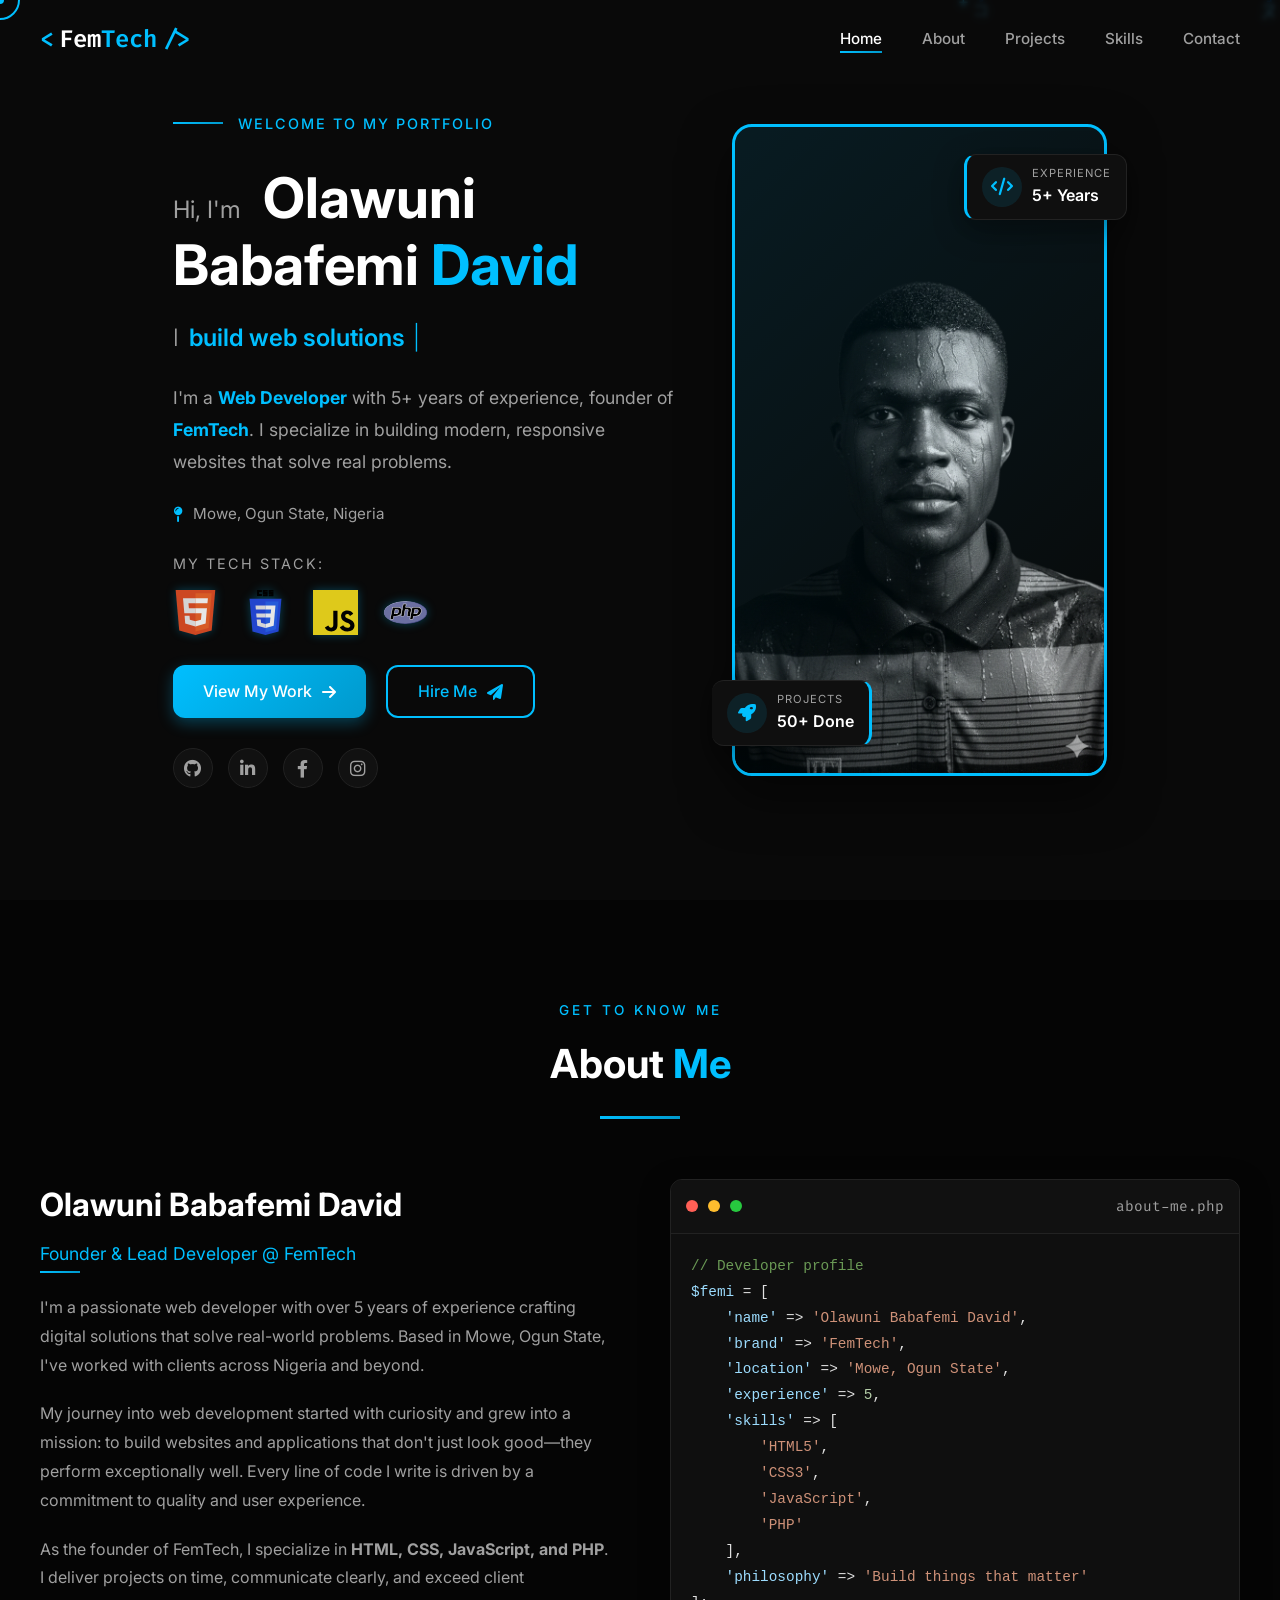
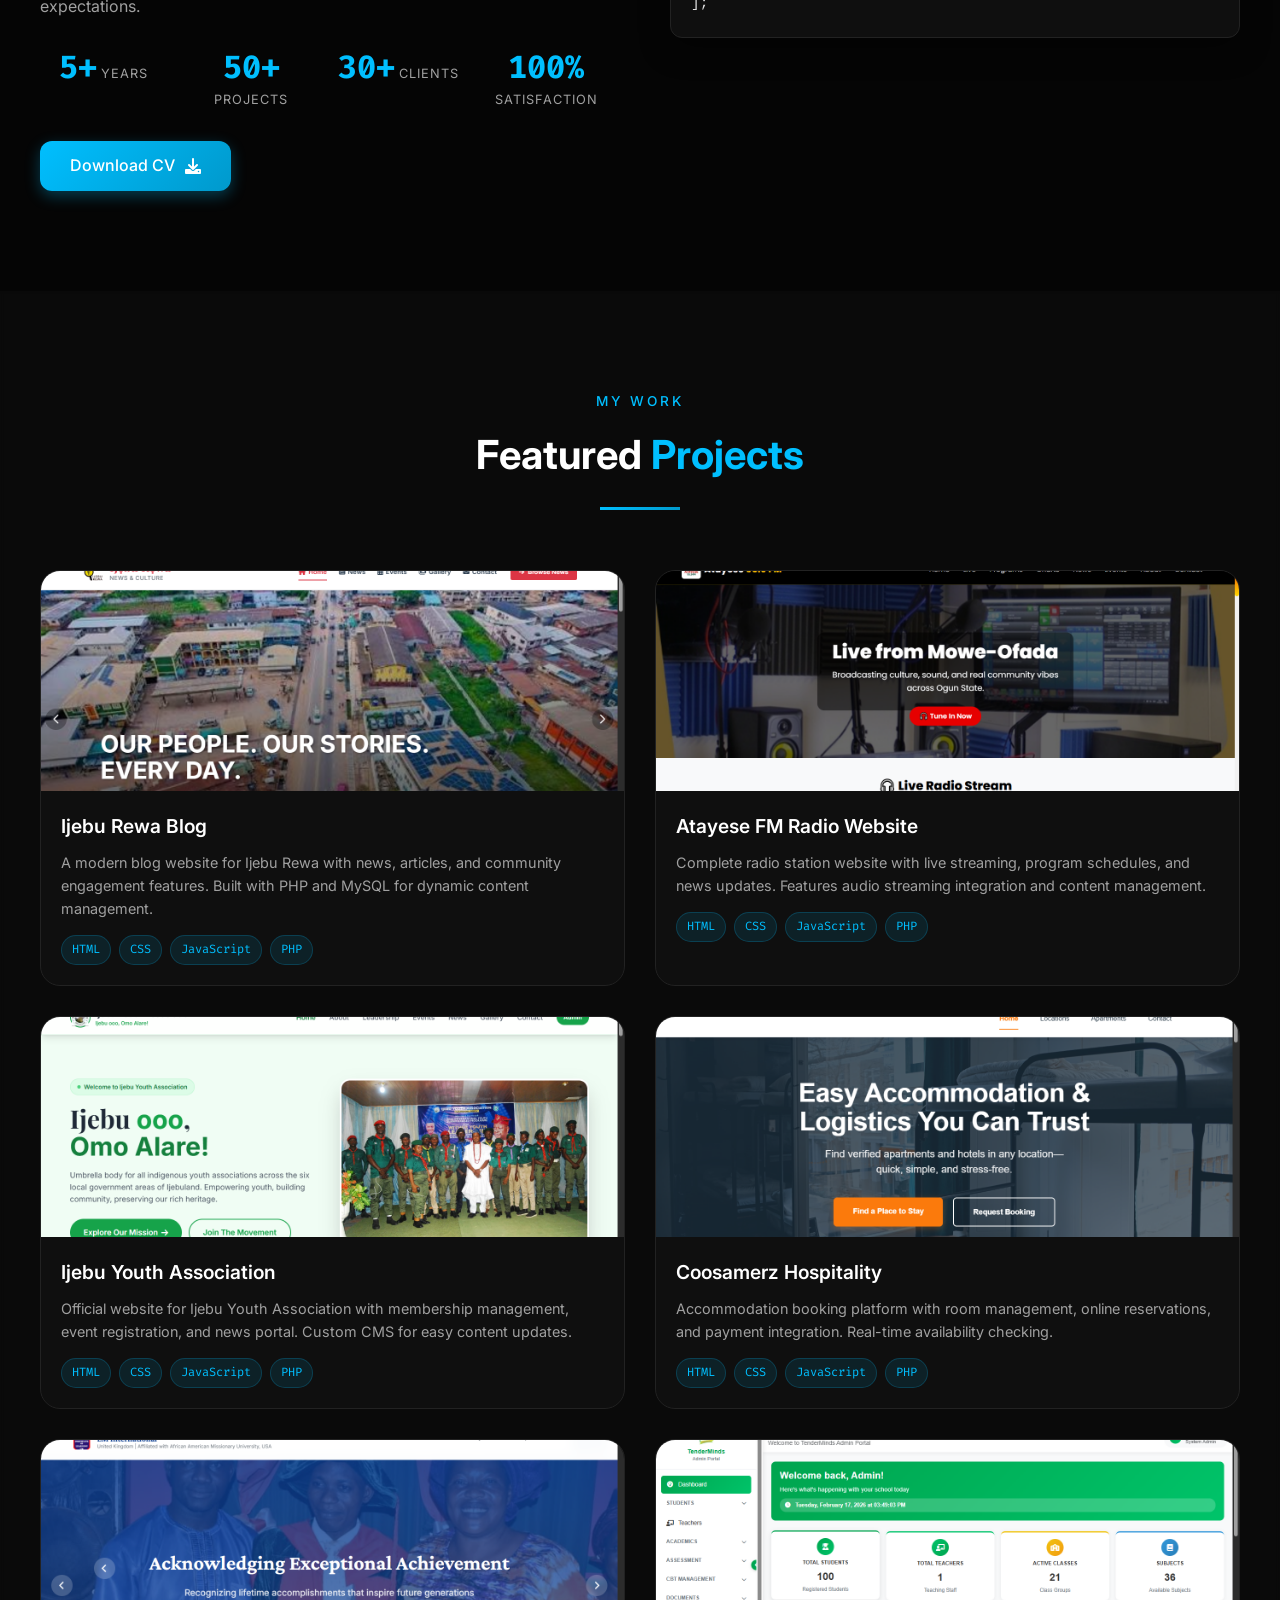
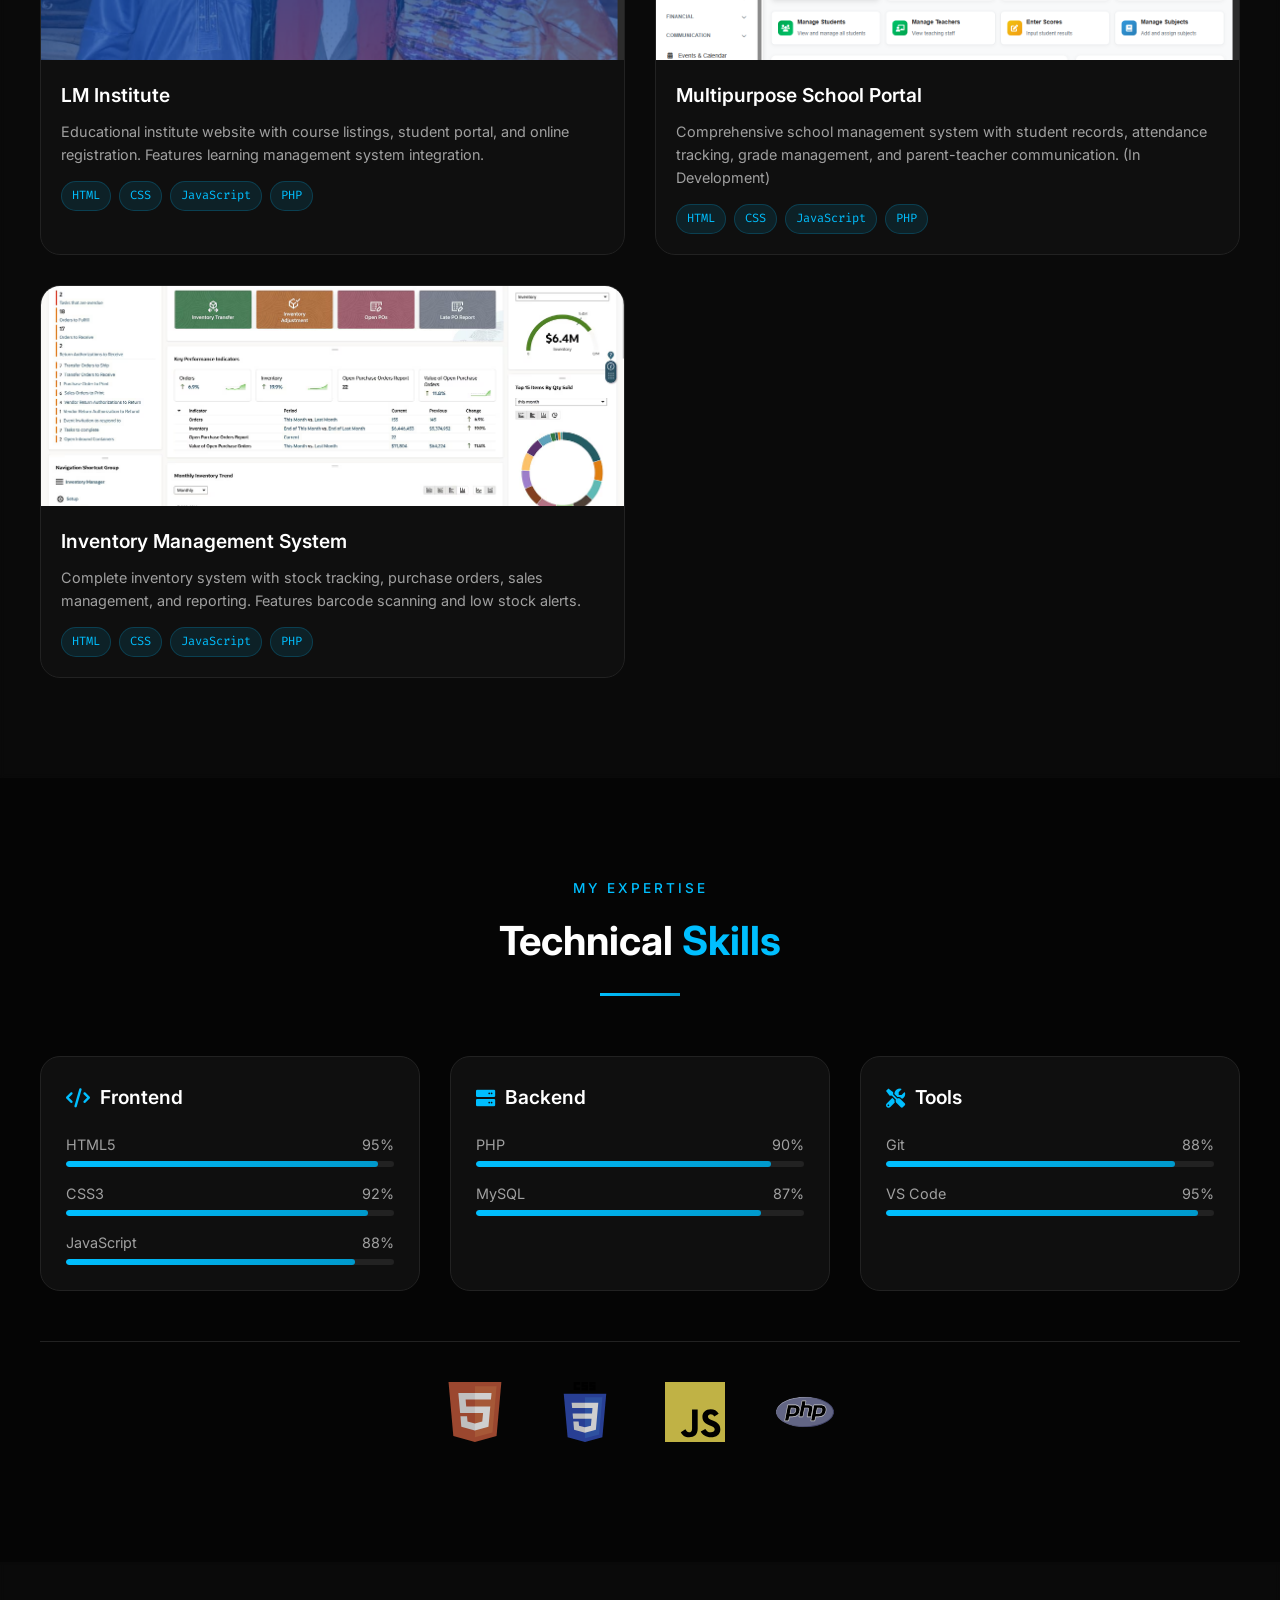
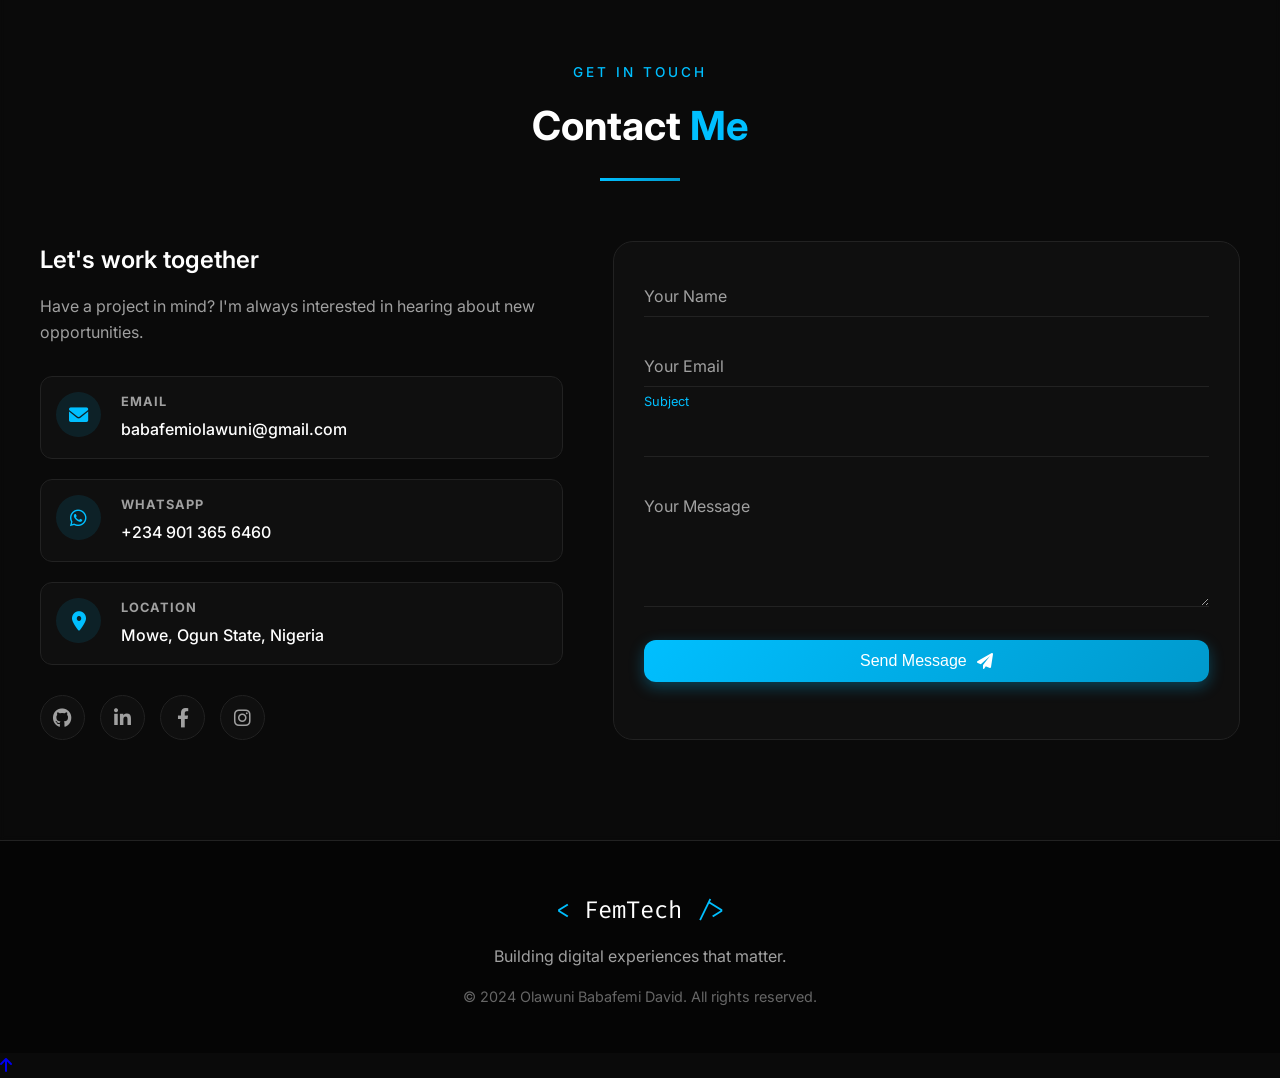
<file: index.html>
<!DOCTYPE html>
<html lang="en">
<head>
    <meta charset="UTF-8">
    <meta name="viewport" content="width=device-width, initial-scale=1.0">
    <title>Olawuni Babafemi David | FemTech</title>
    
    <!-- Fonts -->
    <link href="https://fonts.googleapis.com/css2?family=Inter:wght@300;400;500;600;700;800&display=swap" rel="stylesheet">
    <link href="https://fonts.googleapis.com/css2?family=Fira+Code:wght@400;500;600&display=swap" rel="stylesheet">
    
    <!-- Icons -->
    <link rel="stylesheet" href="https://cdnjs.cloudflare.com/ajax/libs/font-awesome/6.0.0/css/all.min.css">
    
    <!-- AOS -->
    <link href="https://unpkg.com/aos@2.3.1/dist/aos.css" rel="stylesheet">
    
    <!-- Main CSS -->
    <link rel="stylesheet" href="css/style.css">
</head>
<body>
    <!-- Code Rain Background -->
    <canvas id="code-rain"></canvas>
    
    <!-- Custom Cursor -->
    <div class="cursor"></div>
    <div class="cursor-follower"></div>

    <!-- Navigation -->
    <nav class="navbar">
        <div class="container">
            <div class="navbar-wrapper">
                <a href="#home" class="logo">
                    <span class="logo-bracket">&lt;</span>
                    <span class="logo-text">Fem<span class="logo-highlight">Tech</span></span>
                    <span class="logo-bracket">/&gt;</span>
                </a>
                
                <ul class="nav-menu">
                    <li class="nav-item">
                        <a href="#home" class="nav-link active">Home</a>
                    </li>
                    <li class="nav-item">
                        <a href="#about" class="nav-link">About</a>
                    </li>
                    <li class="nav-item">
                        <a href="#projects" class="nav-link">Projects</a>
                    </li>
                    <li class="nav-item">
                        <a href="#skills" class="nav-link">Skills</a>
                    </li>
                    <li class="nav-item">
                        <a href="#contact" class="nav-link">Contact</a>
                    </li>
                </ul>
                
                <button class="mobile-toggle">
                    <span></span>
                    <span></span>
                    <span></span>
                </button>
            </div>
        </div>
    </nav>

    <main>
        <!-- HOME SECTION -->
        <section id="home" class="section home">
            <div class="container">
                <div class="home-grid">
                    <!-- Left Content -->
                    <div class="home-content" data-aos="fade-right">
                        <div class="home-badge">
                            <span class="badge-line"></span>
                            <span class="badge-text">WELCOME TO MY PORTFOLIO</span>
                        </div>
                        
                        <h1 class="home-title">
                            <span class="title-line">
                                <span class="title-greeting">Hi, I'm</span>
                                <span class="title-name">Olawuni</span>
                            </span>
                            <span class="title-line">
                                <span class="title-name">Babafemi</span>
                                <span class="title-name highlight">David</span>
                            </span>
                        </h1>
                        
                        <div class="home-typed">
                            <span class="typed-prefix">I</span>
                            <div class="typed-container">
                                <span class="typed-text" id="typed-text"></span>
                                <span class="typed-cursor">|</span>
                            </div>
                        </div>
                        
                        <p class="home-description">
                            I'm a <strong>Web Developer</strong> with 5+ years of experience, 
                            founder of <strong>FemTech</strong>. I specialize in building 
                            modern, responsive websites that solve real problems.
                        </p>
                        
                        <div class="home-location">
                            <i class="fas fa-map-pin"></i>
                            <span>Mowe, Ogun State, Nigeria</span>
                        </div>
                        
                        <!-- TECH STACK -->
                        <div class="home-tech">
                            <div class="tech-label">My Tech Stack:</div>
                            <div class="tech-icons">
                                <img src="assets/logos/html.svg" alt="HTML" class="tech-icon" title="HTML5">
                                <img src="assets/logos/css.svg" alt="CSS" class="tech-icon" title="CSS3">
                                <img src="assets/logos/js.svg" alt="JavaScript" class="tech-icon" title="JavaScript">
                                <img src="assets/logos/php.svg" alt="PHP" class="tech-icon" title="PHP">
                            </div>
                        </div>
                        
                        <div class="home-cta">
                            <a href="#projects" class="btn btn-primary">
                                <span>View My Work</span>
                                <i class="fas fa-arrow-right"></i>
                            </a>
                            <a href="#contact" class="btn btn-outline">
                                <span>Hire Me</span>
                                <i class="fas fa-paper-plane"></i>
                            </a>
                        </div>
                        
                        <!-- Social Links -->
                        <div class="home-social">
                            <a href="https://github.com/yourusername" class="social-link" target="_blank"><i class="fab fa-github"></i></a>
                            <a href="https://linkedin.com/in/yourprofile" class="social-link" target="_blank"><i class="fab fa-linkedin-in"></i></a>
                            <a href="https://web.facebook.com/babafemidavidolawuni" class="social-link" target="_blank"><i class="fab fa-facebook-f"></i></a>
                            <a href="https://www.instagram.com/femtech.technologies" class="social-link" target="_blank"><i class="fab fa-instagram"></i></a>
                        </div>
                    </div>
                    
                    <!-- Right Image -->
                    <div class="home-visual" data-aos="fade-left">
                        <div class="visual-wrapper">
                            <div class="visual-image">
                                <img src="assets/images/hero-placeholder.png" alt="Olawuni Babafemi David" class="profile-image">
                                <div class="image-overlay"></div>
                            </div>
                            
                            <!-- Experience Badge -->
                            <div class="visual-badge">
                                <div class="badge-icon">
                                    <i class="fas fa-code"></i>
                                </div>
                                <div class="badge-info">
                                    <span class="badge-label">Experience</span>
                                    <span class="badge-value">5+ Years</span>
                                </div>
                            </div>
                            
                            <!-- Projects Badge -->
                            <div class="visual-badge bottom">
                                <div class="badge-icon">
                                    <i class="fas fa-rocket"></i>
                                </div>
                                <div class="badge-info">
                                    <span class="badge-label">Projects</span>
                                    <span class="badge-value">50+ Done</span>
                                </div>
                            </div>
                        </div>
                    </div>
                </div>
            </div>
        </section>

        <!-- ABOUT SECTION -->
        <section id="about" class="section about">
            <div class="container">
                <div class="section-header" data-aos="fade-up">
                    <span class="section-subtitle">GET TO KNOW ME</span>
                    <h2 class="section-title">About <span class="highlight">Me</span></h2>
                    <div class="section-line"></div>
                </div>
                
                <div class="about-grid">
                    <div class="about-content" data-aos="fade-right">
                        <h3 class="about-name">Olawuni Babafemi David</h3>
                        <div class="about-role">Founder & Lead Developer @ FemTech</div>
                        
                        <div class="about-text">
                            <p class="about-paragraph">
                                I'm a passionate web developer with over 5 years of experience crafting 
                                digital solutions that solve real-world problems. Based in Mowe, Ogun State, 
                                I've worked with clients across Nigeria and beyond.
                            </p>
                            
                            <p class="about-paragraph">
                                My journey into web development started with curiosity and grew into a mission: 
                                to build websites and applications that don't just look good—they perform 
                                exceptionally well. Every line of code I write is driven by a commitment to 
                                quality and user experience.
                            </p>
                            
                            <p class="about-paragraph">
                                As the founder of FemTech, I specialize in <strong>HTML, CSS, JavaScript, and PHP</strong>. 
                                I deliver projects on time, communicate clearly, and exceed client expectations.
                            </p>
                        </div>
                        
                        <!-- Stats -->
                        <div class="about-stats">
                            <div class="stat-item">
                                <span class="stat-number" data-target="5">5+</span>
                                <span class="stat-label">Years</span>
                            </div>
                            <div class="stat-item">
                                <span class="stat-number" data-target="50">50+</span>
                                <span class="stat-label">Projects</span>
                            </div>
                            <div class="stat-item">
                                <span class="stat-number" data-target="30">30+</span>
                                <span class="stat-label">Clients</span>
                            </div>
                            <div class="stat-item">
                                <span class="stat-number" data-target="100">100%</span>
                                <span class="stat-label">Satisfaction</span>
                            </div>
                        </div>
                        
                        <!-- CV Button -->
                        <a href="#" class="btn btn-primary">
                            <span>Download CV</span>
                            <i class="fas fa-download"></i>
                        </a>
                    </div>
                    
                    <div class="about-code" data-aos="fade-left">
                        <div class="code-window">
                            <div class="code-header">
                                <span class="code-dot red"></span>
                                <span class="code-dot yellow"></span>
                                <span class="code-dot green"></span>
                                <span class="code-title">about-me.php</span>
                            </div>
                            <div class="code-body">
                                <pre><span class="code-comment">// Developer profile</span>
<span class="code-var">$femi</span> = [
    <span class="code-key">'name'</span> => <span class="code-string">'Olawuni Babafemi David'</span>,
    <span class="code-key">'brand'</span> => <span class="code-string">'FemTech'</span>,
    <span class="code-key">'location'</span> => <span class="code-string">'Mowe, Ogun State'</span>,
    <span class="code-key">'experience'</span> => <span class="code-number">5</span>,
    <span class="code-key">'skills'</span> => [
        <span class="code-string">'HTML5'</span>,
        <span class="code-string">'CSS3'</span>,
        <span class="code-string">'JavaScript'</span>,
        <span class="code-string">'PHP'</span>
    ],
    <span class="code-key">'philosophy'</span> => <span class="code-string">'Build things that matter'</span>
];</pre>
                            </div>
                        </div>
                    </div>
                </div>
            </div>
        </section>

        <!-- PROJECTS SECTION -->
        <section id="projects" class="section projects">
            <div class="container">
                <div class="section-header" data-aos="fade-up">
                    <span class="section-subtitle">MY WORK</span>
                    <h2 class="section-title">Featured <span class="highlight">Projects</span></h2>
                    <div class="section-line"></div>
                </div>
                
                <div class="projects-grid">
                    <!-- Project 1 - Ijebu Rewa Blog -->
                    <div class="project-card" data-aos="fade-up">
                        <div class="project-media">
                            <img src="assets/images/ijeburewa.png" alt="Ijebu Rewa Blog" class="project-image">
                            <div class="project-overlay">
                                <div class="project-links">
                                    <a href="https://ijeburewablog.com.ng" class="project-link" target="_blank">
                                        <i class="fas fa-external-link-alt"></i>
                                    </a>
                                    <a href="#" class="project-link" target="_blank">
                                        <i class="fab fa-github"></i>
                                    </a>
                                </div>
                            </div>
                        </div>
                        <div class="project-info">
                            <h3 class="project-title">Ijebu Rewa Blog</h3>
                            <p class="project-description">
                                A modern blog website for Ijebu Rewa with news, articles, and community engagement features. Built with PHP and MySQL for dynamic content management.
                            </p>
                            <div class="project-tech">
                                <span class="tech-badge">HTML</span>
                                <span class="tech-badge">CSS</span>
                                <span class="tech-badge">JavaScript</span>
                                <span class="tech-badge">PHP</span>
                            </div>
                        </div>
                    </div>
                    
                    <!-- Project 2 - Atayese FM -->
                    <div class="project-card" data-aos="fade-up" data-aos-delay="50">
                        <div class="project-media">
                            <img src="assets/images/atayese.png" alt="Atayese FM" class="project-image">
                            <div class="project-overlay">
                                <div class="project-links">
                                    <a href="https://atayesefm.com.ng" class="project-link" target="_blank">
                                        <i class="fas fa-external-link-alt"></i>
                                    </a>
                                    <a href="#" class="project-link" target="_blank">
                                        <i class="fab fa-github"></i>
                                    </a>
                                </div>
                            </div>
                        </div>
                        <div class="project-info">
                            <h3 class="project-title">Atayese FM Radio Website</h3>
                            <p class="project-description">
                                Complete radio station website with live streaming, program schedules, and news updates. Features audio streaming integration and content management.
                            </p>
                            <div class="project-tech">
                                <span class="tech-badge">HTML</span>
                                <span class="tech-badge">CSS</span>
                                <span class="tech-badge">JavaScript</span>
                                <span class="tech-badge">PHP</span>
                            </div>
                        </div>
                    </div>
                    
                    <!-- Project 3 - Ijebu Youth Association -->
                    <div class="project-card" data-aos="fade-up" data-aos-delay="100">
                        <div class="project-media">
                            <img src="assets/images/iya.png" alt="Ijebu Youth Association" class="project-image">
                            <div class="project-overlay">
                                <div class="project-links">
                                    <a href="https://ijebuyouthassociation.com.ng" class="project-link" target="_blank">
                                        <i class="fas fa-external-link-alt"></i>
                                    </a>
                                    <a href="#" class="project-link" target="_blank">
                                        <i class="fab fa-github"></i>
                                    </a>
                                </div>
                            </div>
                        </div>
                        <div class="project-info">
                            <h3 class="project-title">Ijebu Youth Association</h3>
                            <p class="project-description">
                                Official website for Ijebu Youth Association with membership management, event registration, and news portal. Custom CMS for easy content updates.
                            </p>
                            <div class="project-tech">
                                <span class="tech-badge">HTML</span>
                                <span class="tech-badge">CSS</span>
                                <span class="tech-badge">JavaScript</span>
                                <span class="tech-badge">PHP</span>
                            </div>
                        </div>
                    </div>
                    
                    <!-- Project 4 - Coosamerz Hospitality -->
                    <div class="project-card" data-aos="fade-up" data-aos-delay="150">
                        <div class="project-media">
                            <img src="assets/images/coosamerz.png" alt="Coosamerz Hospitality" class="project-image">
                            <div class="project-overlay">
                                <div class="project-links">
                                    <a href="https://coosamerzhospitalitysolutions.com.ng" class="project-link" target="_blank">
                                        <i class="fas fa-external-link-alt"></i>
                                    </a>
                                    <a href="#" class="project-link" target="_blank">
                                        <i class="fab fa-github"></i>
                                    </a>
                                </div>
                            </div>
                        </div>
                        <div class="project-info">
                            <h3 class="project-title">Coosamerz Hospitality</h3>
                            <p class="project-description">
                                Accommodation booking platform with room management, online reservations, and payment integration. Real-time availability checking.
                            </p>
                            <div class="project-tech">
                                <span class="tech-badge">HTML</span>
                                <span class="tech-badge">CSS</span>
                                <span class="tech-badge">JavaScript</span>
                                <span class="tech-badge">PHP</span>
                            </div>
                        </div>
                    </div>
                    
                    <!-- Project 5 - LM Institute -->
                    <div class="project-card" data-aos="fade-up" data-aos-delay="200">
                        <div class="project-media">
                            <img src="assets/images/lm.png" alt="LM Institute" class="project-image">
                            <div class="project-overlay">
                                <div class="project-links">
                                    <a href="https://lminstitute.com.ng" class="project-link" target="_blank">
                                        <i class="fas fa-external-link-alt"></i>
                                    </a>
                                    <a href="#" class="project-link" target="_blank">
                                        <i class="fab fa-github"></i>
                                    </a>
                                </div>
                            </div>
                        </div>
                        <div class="project-info">
                            <h3 class="project-title">LM Institute</h3>
                            <p class="project-description">
                                Educational institute website with course listings, student portal, and online registration. Features learning management system integration.
                            </p>
                            <div class="project-tech">
                                <span class="tech-badge">HTML</span>
                                <span class="tech-badge">CSS</span>
                                <span class="tech-badge">JavaScript</span>
                                <span class="tech-badge">PHP</span>
                            </div>
                        </div>
                    </div>
                    
                    <!-- Project 6 - Multipurpose School Portal -->
                    <div class="project-card" data-aos="fade-up" data-aos-delay="250">
                        <div class="project-media">
                            <img src="assets/images/tmc.png" alt="School Portal" class="project-image">
                            <div class="project-overlay">
                                <div class="project-links">
                                    <a href="#" class="project-link" target="_blank">
                                        <i class="fas fa-external-link-alt"></i>
                                    </a>
                                    <a href="#" class="project-link" target="_blank">
                                        <i class="fab fa-github"></i>
                                    </a>
                                </div>
                            </div>
                        </div>
                        <div class="project-info">
                            <h3 class="project-title">Multipurpose School Portal</h3>
                            <p class="project-description">
                                Comprehensive school management system with student records, attendance tracking, grade management, and parent-teacher communication. (In Development)
                            </p>
                            <div class="project-tech">
                                <span class="tech-badge">HTML</span>
                                <span class="tech-badge">CSS</span>
                                <span class="tech-badge">JavaScript</span>
                                <span class="tech-badge">PHP</span>
                            </div>
                        </div>
                    </div>
                    
                    <!-- Project 7 - Inventory System -->
                    <div class="project-card" data-aos="fade-up" data-aos-delay="300">
                        <div class="project-media">
                            <img src="assets/images/inventory.avif" alt="Inventory System" class="project-image">
                            <div class="project-overlay">
                                <div class="project-links">
                                    <a href="#" class="project-link" target="_blank">
                                        <i class="fas fa-external-link-alt"></i>
                                    </a>
                                    <a href="#" class="project-link" target="_blank">
                                        <i class="fab fa-github"></i>
                                    </a>
                                </div>
                            </div>
                        </div>
                        <div class="project-info">
                            <h3 class="project-title">Inventory Management System</h3>
                            <p class="project-description">
                                Complete inventory system with stock tracking, purchase orders, sales management, and reporting. Features barcode scanning and low stock alerts.
                            </p>
                            <div class="project-tech">
                                <span class="tech-badge">HTML</span>
                                <span class="tech-badge">CSS</span>
                                <span class="tech-badge">JavaScript</span>
                                <span class="tech-badge">PHP</span>
                            </div>
                        </div>
                    </div>
                </div>
            </div>
        </section>

        <!-- SKILLS SECTION -->
        <section id="skills" class="section skills">
            <div class="container">
                <div class="section-header" data-aos="fade-up">
                    <span class="section-subtitle">MY EXPERTISE</span>
                    <h2 class="section-title">Technical <span class="highlight">Skills</span></h2>
                    <div class="section-line"></div>
                </div>
                
                <div class="skills-wrapper">
                    <!-- Frontend Skills -->
                    <div class="skill-category" data-aos="fade-right">
                        <h3><i class="fas fa-code"></i> Frontend</h3>
                        <div class="skill-items">
                            <div class="skill-item">
                                <div class="skill-info">
                                    <span>HTML5</span>
                                    <span>95%</span>
                                </div>
                                <div class="progress-bar">
                                    <div class="progress-fill" style="width: 95%"></div>
                                </div>
                            </div>
                            <div class="skill-item">
                                <div class="skill-info">
                                    <span>CSS3</span>
                                    <span>92%</span>
                                </div>
                                <div class="progress-bar">
                                    <div class="progress-fill" style="width: 92%"></div>
                                </div>
                            </div>
                            <div class="skill-item">
                                <div class="skill-info">
                                    <span>JavaScript</span>
                                    <span>88%</span>
                                </div>
                                <div class="progress-bar">
                                    <div class="progress-fill" style="width: 88%"></div>
                                </div>
                            </div>
                        </div>
                    </div>
                    
                    <!-- Backend Skills -->
                    <div class="skill-category" data-aos="fade-up">
                        <h3><i class="fas fa-server"></i> Backend</h3>
                        <div class="skill-items">
                            <div class="skill-item">
                                <div class="skill-info">
                                    <span>PHP</span>
                                    <span>90%</span>
                                </div>
                                <div class="progress-bar">
                                    <div class="progress-fill" style="width: 90%"></div>
                                </div>
                            </div>
                            <div class="skill-item">
                                <div class="skill-info">
                                    <span>MySQL</span>
                                    <span>87%</span>
                                </div>
                                <div class="progress-bar">
                                    <div class="progress-fill" style="width: 87%"></div>
                                </div>
                            </div>
                        </div>
                    </div>
                    
                    <!-- Tools -->
                    <div class="skill-category" data-aos="fade-left">
                        <h3><i class="fas fa-tools"></i> Tools</h3>
                        <div class="skill-items">
                            <div class="skill-item">
                                <div class="skill-info">
                                    <span>Git</span>
                                    <span>88%</span>
                                </div>
                                <div class="progress-bar">
                                    <div class="progress-fill" style="width: 88%"></div>
                                </div>
                            </div>
                            <div class="skill-item">
                                <div class="skill-info">
                                    <span>VS Code</span>
                                    <span>95%</span>
                                </div>
                                <div class="progress-bar">
                                    <div class="progress-fill" style="width: 95%"></div>
                                </div>
                            </div>
                        </div>
                    </div>
                </div>
                
                <!-- Tech Icons -->
                <div class="skills-icons" data-aos="fade-up">
                    <div class="icons-wrapper">
                        <img src="assets/logos/html.svg" alt="HTML" class="skill-icon">
                        <img src="assets/logos/css.svg" alt="CSS" class="skill-icon">
                        <img src="assets/logos/js.svg" alt="JavaScript" class="skill-icon">
                        <img src="assets/logos/php.svg" alt="PHP" class="skill-icon">
                    </div>
                </div>
            </div>
        </section>

        <!-- CONTACT SECTION -->
        <section id="contact" class="section contact">
            <div class="container">
                <div class="section-header" data-aos="fade-up">
                    <span class="section-subtitle">GET IN TOUCH</span>
                    <h2 class="section-title">Contact <span class="highlight">Me</span></h2>
                    <div class="section-line"></div>
                </div>
                
                <div class="contact-wrapper">
                    <div class="contact-grid">
                        <div class="contact-info" data-aos="fade-right">
                            <h3>Let's work together</h3>
                            <p>Have a project in mind? I'm always interested in hearing about new opportunities.</p>
                            
                            <div class="info-details">
                                <div class="info-item">
                                    <i class="fas fa-envelope"></i>
                                    <div>
                                        <h4>Email</h4>
                                        <a href="mailto:babafemiolawuni@gmail.com">babafemiolawuni@gmail.com</a>
                                    </div>
                                </div>
                                
                                <div class="info-item">
                                    <i class="fab fa-whatsapp"></i>
                                    <div>
                                        <h4>WhatsApp</h4>
                                        <a href="https://wa.me/2349013656460">+234 901 365 6460</a>
                                    </div>
                                </div>
                                
                                <div class="info-item">
                                    <i class="fas fa-map-marker-alt"></i>
                                    <div>
                                        <h4>Location</h4>
                                        <span>Mowe, Ogun State, Nigeria</span>
                                    </div>
                                </div>
                            </div>
                            
                            <div class="social-links">
                                <a href="https://github.com/Babafemi-Olawuni-1" class="social-link" target="_blank"><i class="fab fa-github"></i></a>
                                <a href="https://linkedin.com/in/yourprofile" class="social-link" target="_blank"><i class="fab fa-linkedin-in"></i></a>
                                <a href="https://web.facebook.com/babafemidavidolawuni" class="social-link" target="_blank"><i class="fab fa-facebook-f"></i></a>
                                <a href="https://www.instagram.com/femtech.technologies" class="social-link" target="_blank"><i class="fab fa-instagram"></i></a>
                            </div>
                        </div>
                        
                        <form class="contact-form" data-aos="fade-left">
                            <div class="form-group">
                                <input type="text" id="name" required>
                                <label for="name">Your Name</label>
                            </div>
                            <div class="form-group">
                                <input type="email" id="email" required>
                                <label for="email">Your Email</label>
                            </div>
                            <div class="form-group">
                                <input type="text" id="subject">
                                <label for="subject">Subject</label>
                            </div>
                            <div class="form-group">
                                <textarea id="message" rows="5" required></textarea>
                                <label for="message">Your Message</label>
                            </div>
                            <button type="submit" class="btn btn-primary btn-block">
                                Send Message <i class="fas fa-paper-plane"></i>
                            </button>
                        </form>
                    </div>
                </div>
            </div>
        </section>
    </main>

    <!-- Footer -->
    <footer class="footer">
        <div class="container">
            <div class="footer-content">
                <div class="footer-logo">
                    <span class="logo-bracket">&lt;</span>
                    <span>FemTech</span>
                    <span class="logo-bracket">/&gt;</span>
                </div>
                <p>Building digital experiences that matter.</p>
                <p class="copyright">© 2024 Olawuni Babafemi David. All rights reserved.</p>
            </div>
        </div>
    </footer>

    <!-- Back to Top Button -->
    <a href="#" class="back-to-top">
        <i class="fas fa-arrow-up"></i>
    </a>

    <!-- Scripts -->
    <script src="https://unpkg.com/aos@2.3.1/dist/aos.js"></script>
    <script src="js/rain.js"></script>
    <script src="js/main.js"></script>
</body>
</html>
</file>
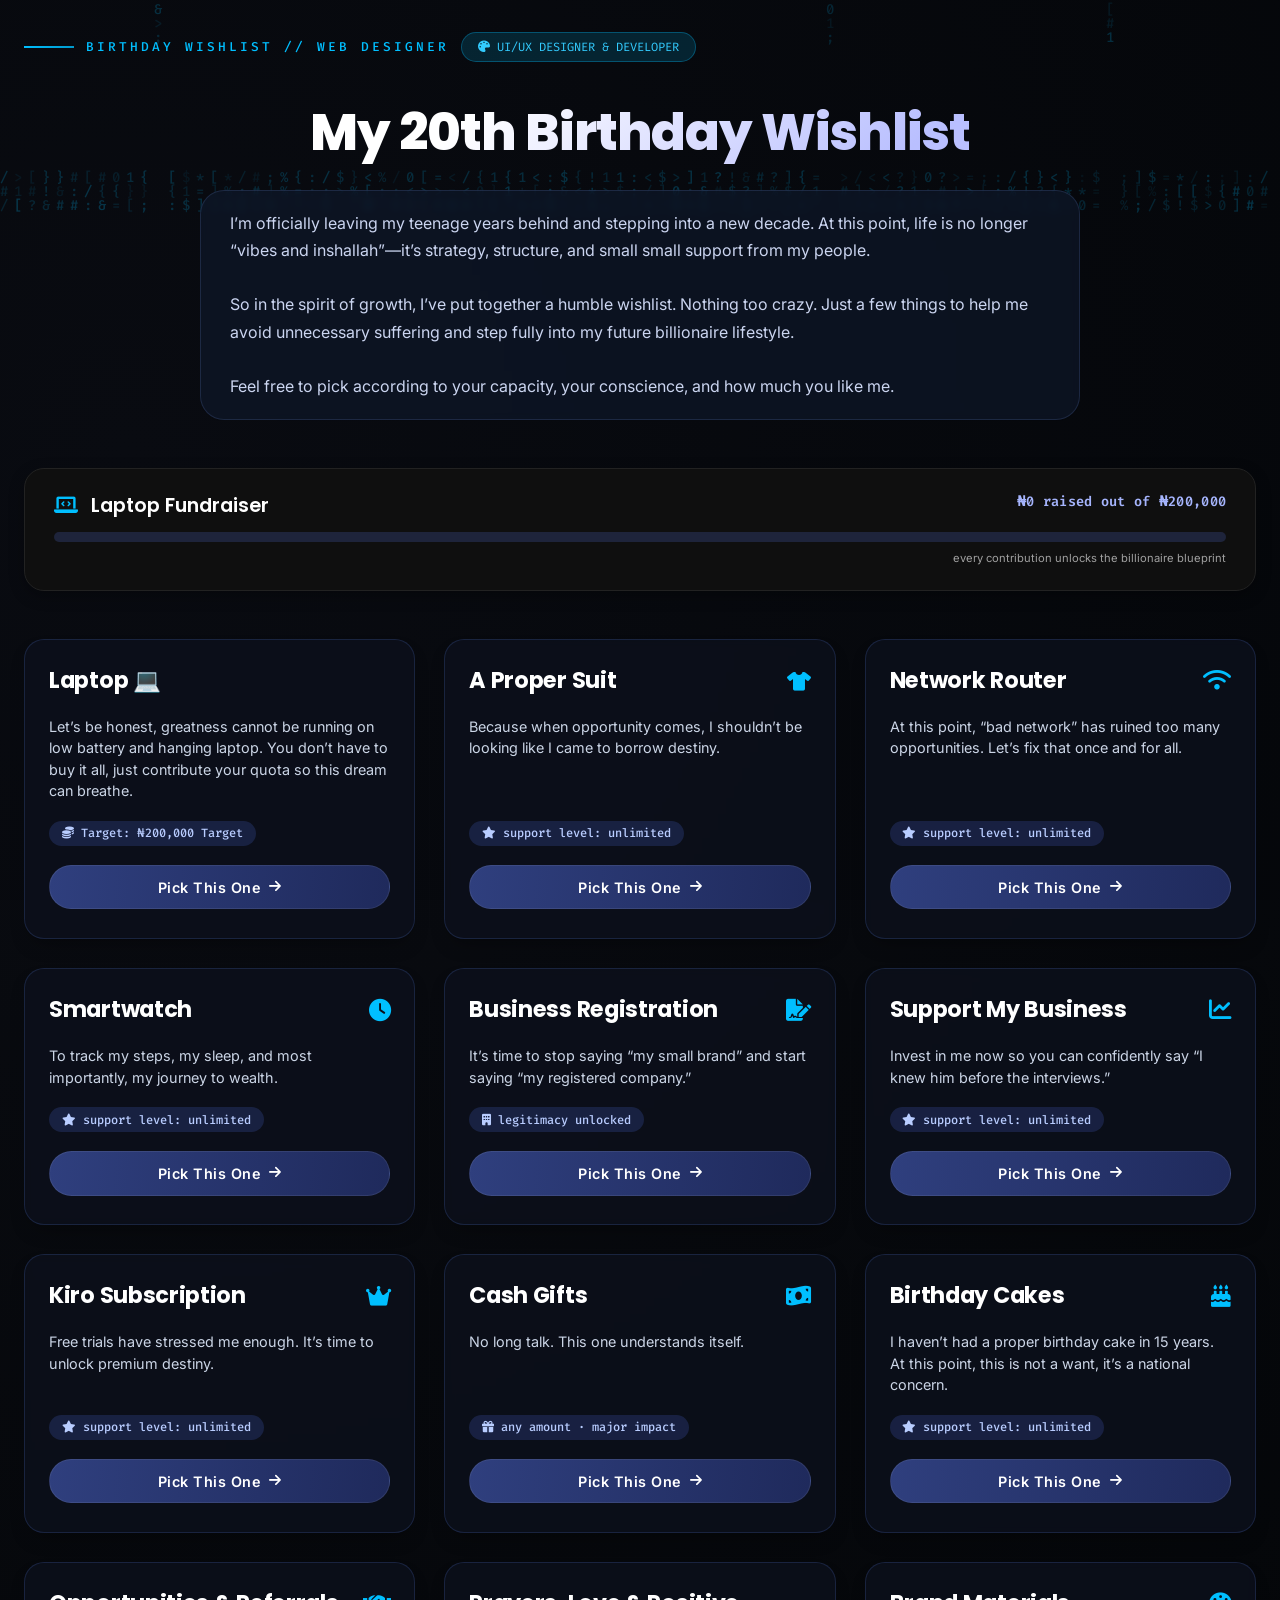
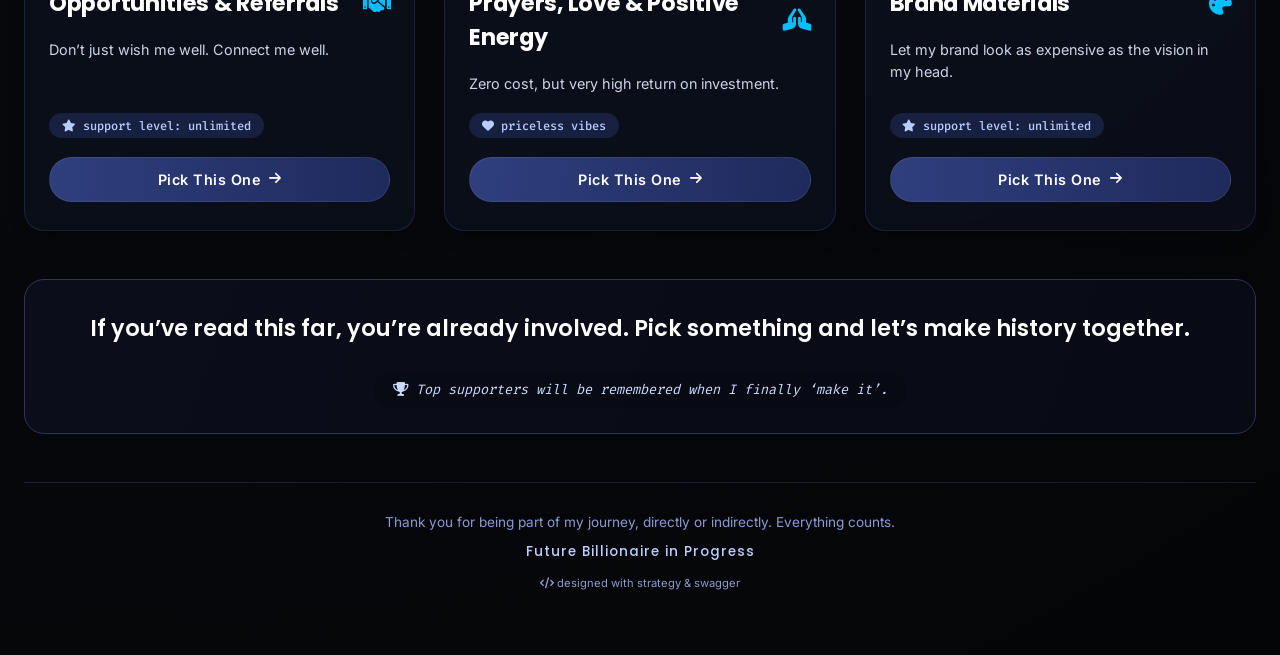
<file: wishlist.html>
<!DOCTYPE html>
<html lang="en">
<head>
    <meta charset="UTF-8">
    <meta name="viewport" content="width=device-width, initial-scale=1.0, viewport-fit=cover">
    <title>My 20th Birthday Wishlist · Future Billionaire Edition</title>
    
    <!-- Google Fonts: Poppins + Inter + Fira Code (portfolio vibe) -->
    <link href="https://fonts.googleapis.com/css2?family=Inter:opsz,wght@14..32,300;14..32,400;14..32,500;14..32,600;14..32,700;14..32,800&family=Poppins:wght@400;500;600;700;800&family=Fira+Code:wght@400;500;600&display=swap" rel="stylesheet">
    <!-- Font Awesome Icons -->
    <link rel="stylesheet" href="https://cdnjs.cloudflare.com/ajax/libs/font-awesome/6.0.0/css/all.min.css">
    
    <style>
        * {
            margin: 0;
            padding: 0;
            box-sizing: border-box;
        }

        /* CSS Variables - matching portfolio dark/neon theme */
        :root {
            --primary: #00BFFF;
            --primary-dark: #0099cc;
            --primary-light: #33ccff;
            --primary-rgb: 0, 191, 255;
            
            --bg-dark: #0a0a0a;
            --bg-darker: #050505;
            --bg-light: #111111;
            --bg-lighter: #1a1a1a;
            
            --text-light: #ffffff;
            --text-dark: #e0e0e0;
            --text-gray: #a0a0a0;
            --text-muted: #666666;
            
            --border-color: #222222;
            --border-light: #333333;
            
            --card-bg: #0f0f0f;
            --card-hover: #151515;
            
            --gradient: linear-gradient(135deg, #00BFFF 0%, #0099cc 100%);
            --gradient-glow: linear-gradient(135deg, rgba(0, 191, 255, 0.2) 0%, rgba(0, 153, 204, 0.2) 100%);
            
            --shadow-sm: 0 5px 15px rgba(0, 0, 0, 0.3);
            --shadow-md: 0 10px 30px rgba(0, 0, 0, 0.4);
            --shadow-lg: 0 20px 50px rgba(0, 0, 0, 0.5);
            --shadow-primary: 0 10px 30px rgba(0, 191, 255, 0.2);
            
            --border-radius-sm: 8px;
            --border-radius-md: 12px;
            --border-radius-lg: 20px;
        }

        body {
            background: radial-gradient(circle at 10% 20%, #0a0c12 0%, #030507 100%);
            font-family: 'Inter', sans-serif;
            color: var(--text-light);
            line-height: 1.5;
            overflow-x: hidden;
        }

        /* Animated background canvas like portfolio */
        #code-rain {
            position: fixed;
            top: 0;
            left: 0;
            width: 100%;
            height: 100%;
            z-index: 0;
            pointer-events: none;
            opacity: 0.35;
        }

        .container {
            max-width: 1280px;
            margin: 0 auto;
            padding: 2rem 1.5rem 4rem;
            position: relative;
            z-index: 2;
            animation: fadeInUp 0.7s cubic-bezier(0.2, 0.9, 0.4, 1.1);
        }

        @keyframes fadeInUp {
            0% { opacity: 0; transform: translateY(30px); }
            100% { opacity: 1; transform: translateY(0); }
        }

        /* Navigation / Header Badge */
        .portfolio-badge {
            display: flex;
            align-items: center;
            gap: 12px;
            margin-bottom: 2rem;
            flex-wrap: wrap;
        }
        .badge-line {
            width: 50px;
            height: 2px;
            background: var(--gradient);
        }
        .badge-text {
            color: var(--primary);
            font-size: 0.8rem;
            text-transform: uppercase;
            letter-spacing: 3px;
            font-weight: 500;
            font-family: 'Fira Code', monospace;
        }
        .designer-tag {
            background: rgba(0, 191, 255, 0.15);
            border: 1px solid rgba(0, 191, 255, 0.3);
            border-radius: 40px;
            padding: 0.3rem 1rem;
            font-size: 0.75rem;
            font-family: 'Fira Code', monospace;
            color: var(--primary-light);
        }

        /* Hero Section */
        .hero {
            text-align: center;
            max-width: 880px;
            margin: 0 auto 3rem;
        }
        .hero h1 {
            font-family: 'Poppins', sans-serif;
            font-size: 3.2rem;
            font-weight: 800;
            background: linear-gradient(135deg, #FFFFFF 30%, #B9BFFF 80%);
            background-clip: text;
            -webkit-background-clip: text;
            color: transparent;
            letter-spacing: -0.02em;
            margin-bottom: 1.2rem;
        }
        .hero .intro-text {
            font-size: 1rem;
            color: #cbd5f0;
            background: rgba(15, 25, 45, 0.6);
            backdrop-filter: blur(4px);
            border-radius: 1.5rem;
            padding: 1.2rem 1.8rem;
            border: 1px solid rgba(100, 130, 200, 0.2);
            text-align: left;
            line-height: 1.7;
        }

        /* Progress Card - Dark themed like portfolio cards */
        .progress-card {
            background: var(--card-bg);
            border-radius: var(--border-radius-lg);
            padding: 1.4rem 1.8rem;
            margin-bottom: 3rem;
            border: 1px solid var(--border-color);
            box-shadow: var(--shadow-sm);
            transition: transform 0.25s ease, border-color 0.2s;
        }
        .progress-card:hover {
            transform: translateY(-3px);
            border-color: var(--primary);
            box-shadow: var(--shadow-primary);
        }
        .progress-title {
            font-weight: 600;
            font-size: 1.2rem;
            display: flex;
            justify-content: space-between;
            margin-bottom: 0.6rem;
            flex-wrap: wrap;
            font-family: 'Poppins', sans-serif;
        }
        .progress-track {
            background: #1e243b;
            border-radius: 60px;
            height: 10px;
            width: 100%;
            overflow: hidden;
            margin: 0.75rem 0 0.5rem;
        }
        .progress-fill {
            background: linear-gradient(90deg, #5f7ef2, #a47eff);
            width: 0%;
            height: 100%;
            border-radius: 60px;
            transition: width 0.4s ease;
        }
        .amount-stats {
            font-size: 0.85rem;
            letter-spacing: 0.3px;
            color: #a5b4fc;
            font-family: 'Fira Code', monospace;
        }

        /* Wishlist Grid - 3 columns on desktop, responsive */
        .wishlist-grid {
            display: grid;
            grid-template-columns: repeat(auto-fill, minmax(320px, 1fr));
            gap: 1.8rem;
            margin: 2rem 0 3rem;
        }

        /* Cards with portfolio aesthetic */
        .card {
            background: rgba(12, 16, 28, 0.85);
            backdrop-filter: blur(4px);
            border-radius: var(--border-radius-lg);
            padding: 1.5rem 1.5rem 1.8rem;
            transition: all 0.3s cubic-bezier(0.2, 0.9, 0.4, 1.1);
            border: 1px solid rgba(70, 100, 180, 0.25);
            box-shadow: 0 10px 20px -8px rgba(0, 0, 0, 0.4);
            display: flex;
            flex-direction: column;
            height: 100%;
        }
        .card:hover {
            transform: translateY(-8px);
            border-color: var(--primary);
            background: rgba(18, 24, 40, 0.95);
            box-shadow: var(--shadow-primary);
        }
        .card-title {
            font-family: 'Poppins', sans-serif;
            font-size: 1.4rem;
            font-weight: 700;
            margin-bottom: 0.5rem;
            letter-spacing: -0.3px;
            display: flex;
            justify-content: space-between;
            align-items: center;
        }
        .card-desc {
            font-size: 0.9rem;
            color: #cbd5e6;
            margin: 0.65rem 0 1.2rem;
            line-height: 1.5;
            flex: 1;
        }
        .card-price {
            font-size: 0.75rem;
            font-weight: 500;
            background: rgba(80, 110, 230, 0.2);
            display: inline-block;
            padding: 0.2rem 0.8rem;
            border-radius: 40px;
            width: fit-content;
            margin-bottom: 1.2rem;
            color: #b9cdff;
            font-family: 'Fira Code', monospace;
        }
        .btn-pick {
            background: linear-gradient(95deg, #2f3f7e, #1f2a5c);
            border: none;
            font-family: 'Inter', sans-serif;
            font-weight: 600;
            font-size: 0.9rem;
            padding: 0.8rem 0;
            border-radius: 60px;
            color: white;
            cursor: pointer;
            transition: all 0.2s ease;
            text-align: center;
            border: 1px solid rgba(255, 255, 255, 0.08);
            letter-spacing: 0.5px;
            display: flex;
            align-items: center;
            justify-content: center;
            gap: 8px;
        }
        .btn-pick i {
            font-size: 0.85rem;
            transition: transform 0.2s;
        }
        .btn-pick:hover {
            background: linear-gradient(95deg, #4c66b0, #2e3a75);
            transform: scale(0.97);
            box-shadow: 0 4px 12px rgba(0, 191, 255, 0.3);
            border-color: var(--primary-light);
        }
        .btn-pick:hover i {
            transform: translateX(4px);
        }

        /* CTA + funny note section */
        .cta-section {
            background: linear-gradient(110deg, #0b0e1a, #080b14);
            border-radius: var(--border-radius-lg);
            padding: 2rem 2rem 1.6rem;
            text-align: center;
            margin: 2.5rem 0 2rem;
            border: 1px solid #2d3655;
        }
        .cta-section p:first-child {
            font-size: 1.4rem;
            font-weight: 600;
            font-family: 'Poppins', sans-serif;
            margin-bottom: 0.6rem;
        }
        .funny-note {
            background: #00000030;
            display: inline-block;
            padding: 0.5rem 1.2rem;
            border-radius: 60px;
            font-style: italic;
            font-size: 0.85rem;
            margin-top: 1rem;
            color: #cddbff;
            font-family: 'Fira Code', monospace;
        }

        /* Footer */
        footer {
            text-align: center;
            margin-top: 3rem;
            padding-top: 1.8rem;
            border-top: 1px solid rgba(100, 120, 200, 0.2);
            font-size: 0.85rem;
            color: #8d9ad0;
        }
        .signature {
            font-family: 'Poppins', monospace;
            font-weight: 500;
            margin-top: 0.6rem;
            letter-spacing: 1px;
            color: #baceff;
        }

        /* Responsive */
        @media (max-width: 768px) {
            .container {
                padding: 1rem 1rem 3rem;
            }
            .hero h1 {
                font-size: 2.2rem;
            }
            .hero .intro-text {
                font-size: 0.9rem;
                padding: 1rem;
            }
            .cta-section p:first-child {
                font-size: 1.2rem;
            }
            .card-title {
                font-size: 1.25rem;
            }
            .wishlist-grid {
                gap: 1.2rem;
            }
        }

        @media (max-width: 480px) {
            .wishlist-grid {
                grid-template-columns: 1fr;
            }
            .progress-title {
                flex-direction: column;
                gap: 6px;
            }
        }

        /* Custom scrollbar like portfolio */
        ::-webkit-scrollbar {
            width: 8px;
        }
        ::-webkit-scrollbar-track {
            background: var(--bg-darker);
        }
        ::-webkit-scrollbar-thumb {
            background: var(--border-color);
            border-radius: 4px;
        }
        ::-webkit-scrollbar-thumb:hover {
            background: var(--primary);
        }
        ::selection {
            background: var(--primary);
            color: var(--bg-dark);
        }
    </style>
</head>
<body>

    <!-- Code Rain Canvas (portfolio signature) -->
    <canvas id="code-rain"></canvas>

    <div class="container">
        <!-- Designer badge - make it clear I'm a web designer -->
        <div class="portfolio-badge">
            <span class="badge-line"></span>
            <span class="badge-text">BIRTHDAY WISHLIST // WEB DESIGNER</span>
            <span class="designer-tag"><i class="fas fa-palette"></i> UI/UX DESIGNER & DEVELOPER</span>
        </div>

        <!-- Hero Section with exact witty text -->
        <div class="hero">
            <h1>My 20th Birthday Wishlist</h1>
            <div class="intro-text">
                I’m officially leaving my teenage years behind and stepping into a new decade. At this point, life is no longer “vibes and inshallah”—it’s strategy, structure, and small small support from my people.<br><br>
                So in the spirit of growth, I’ve put together a humble wishlist. Nothing too crazy. Just a few things to help me avoid unnecessary suffering and step fully into my future billionaire lifestyle.<br><br>
                Feel free to pick according to your capacity, your conscience, and how much you like me.
            </div>
        </div>

        <!-- Laptop Progress Bar (static but clean) -->
        <div class="progress-card">
            <div class="progress-title">
                <span><i class="fas fa-laptop-code" style="color: var(--primary); margin-right: 8px;"></i> Laptop Fundraiser</span>
                <span class="amount-stats" id="laptopAmountDisplay">₦0 raised out of ₦200,000</span>
            </div>
            <div class="progress-track">
                <div class="progress-fill" id="laptopProgressFill" style="width: 0%;"></div>
            </div>
            <div style="font-size: 0.7rem; text-align: right; opacity: 0.6; margin-top: 6px;">every contribution unlocks the billionaire blueprint</div>
        </div>

        <!-- Wishlist Grid will be injected by JS -->
        <div class="wishlist-grid" id="wishlistGrid"></div>

        <!-- Call to Action + funny note -->
        <div class="cta-section">
            <p>If you’ve read this far, you’re already involved. Pick something and let’s make history together.</p>
            <div class="funny-note">
                <i class="fas fa-trophy"></i> Top supporters will be remembered when I finally ‘make it’.
            </div>
        </div>

        <footer>
            Thank you for being part of my journey, directly or indirectly. Everything counts.<br>
            <div class="signature">Future Billionaire in Progress</div>
            <div style="font-size: 0.7rem; margin-top: 12px;"><i class="fas fa-code"></i> designed with strategy & swagger</div>
        </footer>
    </div>

    <script>
        // Wishlist data (exact items & descriptions)
        const wishlistData = [
            { name: "Laptop", targetNote: "₦200,000 Target", description: "Let’s be honest, greatness cannot be running on low battery and hanging laptop. You don’t have to buy it all, just contribute your quota so this dream can breathe." },
            { name: "A Proper Suit", targetNote: "", description: "Because when opportunity comes, I shouldn’t be looking like I came to borrow destiny." },
            { name: "Network Router", targetNote: "", description: "At this point, “bad network” has ruined too many opportunities. Let’s fix that once and for all." },
            { name: "Smartwatch", targetNote: "", description: "To track my steps, my sleep, and most importantly, my journey to wealth." },
            { name: "Business Registration", targetNote: "", description: "It’s time to stop saying “my small brand” and start saying “my registered company.”" },
            { name: "Support My Business", targetNote: "", description: "Invest in me now so you can confidently say “I knew him before the interviews.”" },
            { name: "Kiro Subscription", targetNote: "", description: "Free trials have stressed me enough. It’s time to unlock premium destiny." },
            { name: "Cash Gifts", targetNote: "", description: "No long talk. This one understands itself." },
            { name: "Birthday Cakes", targetNote: "", description: "I haven’t had a proper birthday cake in 15 years. At this point, this is not a want, it’s a national concern." },
            { name: "Opportunities & Referrals", targetNote: "", description: "Don’t just wish me well. Connect me well." },
            { name: "Prayers, Love & Positive Energy", targetNote: "", description: "Zero cost, but very high return on investment." },
            { name: "Brand Materials", targetNote: "", description: "Let my brand look as expensive as the vision in my head." }
        ];

        const whatsappNumber = "2349013656460";
        const baseWhatsAppUrl = `https://wa.me/${whatsappNumber}`;

        // Prefill message exactly as required
        function getWhatsAppMessage(itemName) {
            return `Hi, I just picked ${itemName} from your birthday wishlist. I’m ready to support. How do we proceed?`;
        }

        function onPickItem(itemName) {
            const message = getWhatsAppMessage(itemName);
            const encodedMsg = encodeURIComponent(message);
            const url = `${baseWhatsAppUrl}?text=${encodedMsg}`;
            window.open(url, '_blank');
        }

        // Render wishlist cards with icons and dynamic WhatsApp
        function renderWishlist() {
            const grid = document.getElementById('wishlistGrid');
            if (!grid) return;
            grid.innerHTML = '';

            wishlistData.forEach(item => {
                const card = document.createElement('div');
                card.className = 'card';

                // For laptop only we show target in price span, others show fun badge
                let priceHtml = '';
                if (item.name === "Laptop") {
                    priceHtml = `<div class="card-price"><i class="fas fa-coins"></i> Target: ${item.targetNote}</div>`;
                } else if (item.name === "Cash Gifts") {
                    priceHtml = `<div class="card-price"><i class="fas fa-gift"></i> any amount · major impact</div>`;
                } else if (item.name === "Business Registration") {
                    priceHtml = `<div class="card-price"><i class="fas fa-building"></i> legitimacy unlocked</div>`;
                } else if (item.name === "Prayers, Love & Positive Energy") {
                    priceHtml = `<div class="card-price"><i class="fas fa-heart"></i> priceless vibes</div>`;
                } else {
                    priceHtml = `<div class="card-price"><i class="fas fa-star"></i> support level: unlimited</div>`;
                }

                // Title with optional small icon
                let titleDisplay = item.name;
                if (item.name === "Laptop") titleDisplay = "Laptop 💻";
                
                card.innerHTML = `
                    <div class="card-title">
                        ${titleDisplay}
                        ${item.name === "A Proper Suit" ? '<i class="fas fa-tshirt" style="color: var(--primary); font-size: 1.2rem;"></i>' : ''}
                        ${item.name === "Network Router" ? '<i class="fas fa-wifi" style="color: var(--primary);"></i>' : ''}
                        ${item.name === "Smartwatch" ? '<i class="fas fa-clock" style="color: var(--primary);"></i>' : ''}
                        ${item.name === "Business Registration" ? '<i class="fas fa-file-signature" style="color: var(--primary);"></i>' : ''}
                        ${item.name === "Support My Business" ? '<i class="fas fa-chart-line" style="color: var(--primary);"></i>' : ''}
                        ${item.name === "Kiro Subscription" ? '<i class="fas fa-crown" style="color: var(--primary);"></i>' : ''}
                        ${item.name === "Cash Gifts" ? '<i class="fas fa-money-bill-wave" style="color: var(--primary);"></i>' : ''}
                        ${item.name === "Birthday Cakes" ? '<i class="fas fa-cake-candles" style="color: var(--primary);"></i>' : ''}
                        ${item.name === "Opportunities & Referrals" ? '<i class="fas fa-handshake" style="color: var(--primary);"></i>' : ''}
                        ${item.name === "Prayers, Love & Positive Energy" ? '<i class="fas fa-praying-hands" style="color: var(--primary);"></i>' : ''}
                        ${item.name === "Brand Materials" ? '<i class="fas fa-palette" style="color: var(--primary);"></i>' : ''}
                    </div>
                    <div class="card-desc">${item.description}</div>
                    ${priceHtml}
                    <button class="btn-pick" data-item-name="${item.name.replace(/"/g, '&quot;')}">
                        <span>Pick This One</span> <i class="fas fa-arrow-right"></i>
                    </button>
                `;
                grid.appendChild(card);
            });

            // attach event listeners to all buttons
            const allButtons = document.querySelectorAll('.btn-pick');
            allButtons.forEach(btn => {
                btn.addEventListener('click', (e) => {
                    e.preventDefault();
                    const itemName = btn.getAttribute('data-item-name');
                    if (itemName) {
                        onPickItem(itemName);
                    } else {
                        // fallback: try to retrieve from card title
                        const parentCard = btn.closest('.card');
                        const titleDiv = parentCard?.querySelector('.card-title');
                        let fallbackName = titleDiv ? titleDiv.innerText.trim().split('[')[0].trim() : 'this item';
                        fallbackName = fallbackName.replace(/[💻🕶️👔🎧💰🎂🤝]/g, '').trim();
                        if (fallbackName.includes('Laptop')) fallbackName = 'Laptop';
                        else if (fallbackName.includes('Proper Suit')) fallbackName = 'A Proper Suit';
                        else if (fallbackName.includes('Network Router')) fallbackName = 'Network Router';
                        else if (fallbackName.includes('Smartwatch')) fallbackName = 'Smartwatch';
                        else if (fallbackName.includes('Business Registration')) fallbackName = 'Business Registration';
                        else if (fallbackName.includes('Support My Business')) fallbackName = 'Support My Business';
                        else if (fallbackName.includes('Kiro Subscription')) fallbackName = 'Kiro Subscription';
                        else if (fallbackName.includes('Cash Gifts')) fallbackName = 'Cash Gifts';
                        else if (fallbackName.includes('Birthday Cakes')) fallbackName = 'Birthday Cakes';
                        else if (fallbackName.includes('Opportunities')) fallbackName = 'Opportunities & Referrals';
                        else if (fallbackName.includes('Prayers')) fallbackName = 'Prayers, Love & Positive Energy';
                        else if (fallbackName.includes('Brand Materials')) fallbackName = 'Brand Materials';
                        onPickItem(fallbackName);
                    }
                });
            });
        }

        // Progress bar static ( ₦0 ) but we keep as required.
        function initProgress() {
            const progressFill = document.getElementById('laptopProgressFill');
            const amountSpan = document.getElementById('laptopAmountDisplay');
            if (progressFill) progressFill.style.width = '0%';
            if (amountSpan) amountSpan.innerText = '₦0 raised out of ₦200,000';
        }

        // Code Rain Canvas Effect (like portfolio)
        function initCodeRain() {
            const canvas = document.getElementById('code-rain');
            if (!canvas) return;
            const ctx = canvas.getContext('2d');
            canvas.width = window.innerWidth;
            canvas.height = window.innerHeight;
            
            const characters = "01<>/{}[]=?!;:#$%&*";
            const fontSize = 14;
            const columns = Math.floor(canvas.width / fontSize);
            const drops = Array(columns).fill(1);
            
            function drawRain() {
                ctx.fillStyle = 'rgba(5, 5, 10, 0.05)';
                ctx.fillRect(0, 0, canvas.width, canvas.height);
                ctx.fillStyle = '#0f0';
                ctx.font = `500 ${fontSize}px 'Fira Code', monospace`;
                for (let i = 0; i < drops.length; i++) {
                    const text = characters[Math.floor(Math.random() * characters.length)];
                    ctx.fillStyle = `rgba(0, 191, 255, ${Math.random() * 0.5 + 0.2})`;
                    ctx.fillText(text, i * fontSize, drops[i] * fontSize);
                    if (drops[i] * fontSize > canvas.height && Math.random() > 0.975) {
                        drops[i] = 0;
                    }
                    drops[i]++;
                }
                requestAnimationFrame(drawRain);
            }
            
            drawRain();
            
            window.addEventListener('resize', () => {
                canvas.width = window.innerWidth;
                canvas.height = window.innerHeight;
            });
        }
        
        // Run all
        window.addEventListener('DOMContentLoaded', () => {
            initCodeRain();
            renderWishlist();
            initProgress();
        });
    </script>
</body>
</html>
</file>
<file: css/style.css>
/* style.css - FemTech Portfolio with SVG Styling */
/* Canvas Background Styles - Add at the top of your CSS */
#code-rain {
    position: fixed;
    top: 0;
    left: 0;
    width: 100%;
    height: 100%;
    z-index: 0;
    pointer-events: none;
    opacity: 0.4; /* Subtle effect - adjust as needed */
}

/* Ensure content appears above the rain */
.navbar,
.section,
.footer,
.back-to-top {
    position: relative;
    z-index: 1;
}

/* Optional: Darken the rain on certain sections for better readability */
.section {
    background: rgba(10, 10, 10, 0.7);
    backdrop-filter: blur(2px);
}

/* Make home section slightly more transparent to show rain better */
.home {
    background: rgba(10, 10, 10, 0.5);
}
/* CSS Variables */
:root {
    --primary: #00BFFF;
    --primary-dark: #0099cc;
    --primary-light: #33ccff;
    --primary-rgb: 0, 191, 255;
    
    --bg-dark: #0a0a0a;
    --bg-darker: #050505;
    --bg-light: #111111;
    --bg-lighter: #1a1a1a;
    
    --text-light: #ffffff;
    --text-dark: #e0e0e0;
    --text-gray: #a0a0a0;
    --text-muted: #666666;
    
    --border-color: #222222;
    --border-light: #333333;
    
    --card-bg: #0f0f0f;
    --card-hover: #151515;
    
    --gradient: linear-gradient(135deg, #00BFFF 0%, #0099cc 100%);
    --gradient-glow: linear-gradient(135deg, rgba(0, 191, 255, 0.2) 0%, rgba(0, 153, 204, 0.2) 100%);
    
    --shadow-sm: 0 5px 15px rgba(0, 0, 0, 0.3);
    --shadow-md: 0 10px 30px rgba(0, 0, 0, 0.4);
    --shadow-lg: 0 20px 50px rgba(0, 0, 0, 0.5);
    --shadow-primary: 0 10px 30px rgba(0, 191, 255, 0.2);
    
    --transition-fast: 0.2s ease;
    --transition-normal: 0.3s ease;
    --transition-slow: 0.5s ease;
    
    --border-radius-sm: 8px;
    --border-radius-md: 12px;
    --border-radius-lg: 20px;
    --border-radius-circle: 50%;
}

/* Reset & Base Styles */
* {
    margin: 0;
    padding: 0;
    box-sizing: border-box;
}

html {
    scroll-behavior: smooth;
    overflow-x: hidden;
}

body {
    font-family: 'Inter', sans-serif;
    background-color: var(--bg-dark);
    color: var(--text-light);
    line-height: 1.6;
    overflow-x: hidden;
}

/* Container */
.container {
    max-width: 1280px;
    margin: 0 auto;
    padding: 0 40px;
    position: relative;
    z-index: 2;
}

@media (max-width: 768px) {
    .container {
        padding: 0 20px;
    }
}

/* Custom Cursor */
.cursor {
    width: 8px;
    height: 8px;
    background: var(--primary);
    border-radius: var(--border-radius-circle);
    position: fixed;
    pointer-events: none;
    z-index: 9999;
    transform: translate(-50%, -50%);
    display: none;
}

.cursor-follower {
    width: 40px;
    height: 40px;
    border: 2px solid var(--primary);
    border-radius: var(--border-radius-circle);
    position: fixed;
    pointer-events: none;
    z-index: 9998;
    transform: translate(-50%, -50%);
    transition: 0.1s ease;
    display: none;
}

@media (min-width: 1024px) {
    .cursor, .cursor-follower {
        display: block;
    }
}

.cursor-follower.active {
    width: 60px;
    height: 60px;
    background: rgba(var(--primary-rgb), 0.1);
    border-color: var(--primary-light);
}

/* Navigation */
.navbar {
    position: fixed;
    top: 0;
    left: 0;
    width: 100%;
    z-index: 1000;
    padding: 20px 0;
    transition: all var(--transition-normal);
}

.navbar.scrolled {
    background: rgba(10, 10, 10, 0.95);
    backdrop-filter: blur(10px);
    padding: 15px 0;
    box-shadow: var(--shadow-sm);
    border-bottom: 1px solid var(--border-color);
}

.navbar-wrapper {
    display: flex;
    align-items: center;
    justify-content: space-between;
}

/* Logo */
.logo {
    display: flex;
    align-items: center;
    gap: 5px;
    text-decoration: none;
    font-family: 'Fira Code', monospace;
    font-size: 1.5rem;
    font-weight: 600;
}

.logo-bracket {
    color: var(--primary);
    transition: all var(--transition-normal);
}

.logo-text {
    color: var(--text-light);
}

.logo-highlight {
    color: var(--primary);
}

.logo:hover .logo-bracket {
    transform: scale(1.1);
    color: var(--primary-light);
}

/* Navigation Menu */
.nav-menu {
    display: flex;
    list-style: none;
    gap: 40px;
}

.nav-item {
    position: relative;
}

.nav-link {
    text-decoration: none;
    color: var(--text-gray);
    font-size: 0.95rem;
    font-weight: 500;
    transition: all var(--transition-normal);
    position: relative;
}

.nav-link::after {
    content: '';
    position: absolute;
    bottom: -5px;
    left: 0;
    width: 0;
    height: 2px;
    background: var(--gradient);
    transition: width var(--transition-normal);
}

.nav-link:hover,
.nav-link.active {
    color: var(--text-light);
}

.nav-link:hover::after,
.nav-link.active::after {
    width: 100%;
}

/* Mobile Toggle */
.mobile-toggle {
    display: none;
    flex-direction: column;
    gap: 6px;
    background: none;
    border: none;
    cursor: pointer;
    width: 40px;
    height: 40px;
    align-items: center;
    justify-content: center;
}

.mobile-toggle span {
    width: 25px;
    height: 2px;
    background: var(--text-light);
    transition: all var(--transition-normal);
}

.mobile-toggle.active span:nth-child(1) {
    transform: rotate(45deg) translate(6px, 6px);
}

.mobile-toggle.active span:nth-child(2) {
    opacity: 0;
}

.mobile-toggle.active span:nth-child(3) {
    transform: rotate(-45deg) translate(6px, -6px);
}

/* Home Section */
.home {
    min-height: 100vh;
    display: flex;
    align-items: center;
    position: relative;
    padding: 100px 0;
}

.home-grid {
    display: grid;
    grid-template-columns: 1.2fr 0.9fr;
    gap: 60px;
    align-items: center;
}

/* Home Content */
.home-content {
    position: relative;
    z-index: 2;
}

.home-badge {
    display: flex;
    align-items: center;
    gap: 15px;
    margin-bottom: 30px;
}

.badge-line {
    width: 50px;
    height: 2px;
    background: var(--gradient);
}

.badge-text {
    color: var(--primary);
    font-size: 0.9rem;
    text-transform: uppercase;
    letter-spacing: 2px;
    font-weight: 500;
}

.home-title {
    margin-bottom: 20px;
}

.title-line {
    display: block;
    font-size: 3.5rem;
    font-weight: 700;
    line-height: 1.2;
}

.title-greeting {
    color: var(--text-gray);
    font-size: 1.5rem;
    font-weight: 400;
    margin-right: 10px;
}

.title-name {
    color: var(--text-light);
}

.title-name.highlight {
    color: var(--primary);
    position: relative;
    display: inline-block;
}

.home-typed {
    display: flex;
    align-items: center;
    gap: 10px;
    margin-bottom: 25px;
    font-size: 1.5rem;
}

.typed-prefix {
    color: var(--text-gray);
    font-weight: 300;
}

.typed-container {
    display: inline-block;
    position: relative;
}

.typed-text {
    color: var(--primary);
    font-weight: 600;
}

.typed-cursor {
    color: var(--primary);
    animation: blink 1s infinite;
    font-weight: 300;
    margin-left: 2px;
}

@keyframes blink {
    0%, 50% { opacity: 1; }
    51%, 100% { opacity: 0; }
}

.home-description {
    color: var(--text-gray);
    font-size: 1.1rem;
    margin-bottom: 25px;
    max-width: 500px;
    line-height: 1.8;
}

.home-description strong {
    color: var(--primary);
}

.home-location {
    display: flex;
    align-items: center;
    gap: 10px;
    margin-bottom: 25px;
    color: var(--text-gray);
    font-size: 0.95rem;
}

.home-location i {
    color: var(--primary);
}

/* SVG Tech Stack Styling - CRITICAL PART */
.home-tech {
    margin-bottom: 30px;
}

.tech-label {
    color: var(--text-gray);
    font-size: 0.9rem;
    margin-bottom: 15px;
    text-transform: uppercase;
    letter-spacing: 2px;
}

.tech-icons {
    display: flex;
    gap: 25px;
    align-items: center;
}

.tech-icon {
    width: 45px;
    height: 45px;
    transition: all 0.3s cubic-bezier(0.175, 0.885, 0.32, 1.275);
    cursor: pointer;
    filter: brightness(0.9) drop-shadow(0 0 5px rgba(0, 191, 255, 0.3));
}

/* SVG Hover Animation - Bounce + Wiggle */
.tech-icon:hover {
    animation: bounceWiggle 0.5s ease;
    filter: brightness(1.2) drop-shadow(0 0 15px var(--primary));
}

@keyframes bounceWiggle {
    0% { transform: translateY(0) rotate(0deg); }
    25% { transform: translateY(-12px) rotate(-5deg); }
    50% { transform: translateY(-5px) rotate(5deg); }
    75% { transform: translateY(-2px) rotate(-2deg); }
    100% { transform: translateY(0) rotate(0deg); }
}

/* Individual SVG colors on hover */
.tech-icon[alt="HTML"]:hover {
    filter: brightness(1.2) drop-shadow(0 0 15px #ff5722);
}

.tech-icon[alt="CSS"]:hover {
    filter: brightness(1.2) drop-shadow(0 0 15px #264de4);
}

.tech-icon[alt="JavaScript"]:hover {
    filter: brightness(1.2) drop-shadow(0 0 15px #f7df1e);
}

.tech-icon[alt="PHP"]:hover {
    filter: brightness(1.2) drop-shadow(0 0 15px #777bb3);
}

/* Home CTA */
.home-cta {
    display: flex;
    gap: 20px;
    margin-bottom: 30px;
}

.btn {
    display: inline-flex;
    align-items: center;
    gap: 10px;
    padding: 12px 30px;
    border-radius: var(--border-radius-md);
    font-weight: 500;
    text-decoration: none;
    transition: all var(--transition-normal);
    cursor: pointer;
    border: none;
    font-size: 1rem;
    position: relative;
    overflow: hidden;
}

.btn::before {
    content: '';
    position: absolute;
    top: 50%;
    left: 50%;
    width: 0;
    height: 0;
    border-radius: var(--border-radius-circle);
    background: rgba(255, 255, 255, 0.1);
    transform: translate(-50%, -50%);
    transition: width 0.6s ease, height 0.6s ease;
}

.btn:hover::before {
    width: 300px;
    height: 300px;
}

.btn i {
    transition: transform var(--transition-normal);
}

.btn:hover i {
    transform: translateX(5px);
}

.btn-primary {
    background: var(--gradient);
    color: white;
    box-shadow: 0 5px 15px rgba(0, 191, 255, 0.3);
}

.btn-primary:hover {
    transform: translateY(-3px);
    box-shadow: 0 10px 25px rgba(0, 191, 255, 0.4);
}

.btn-outline {
    border: 2px solid var(--primary);
    color: var(--primary);
    background: transparent;
}

.btn-outline:hover {
    background: var(--primary);
    color: white;
    transform: translateY(-3px);
    box-shadow: var(--shadow-primary);
}

.btn-block {
    width: 100%;
    justify-content: center;
}

/* Home Social */
.home-social {
    display: flex;
    gap: 15px;
}

.home-social .social-link {
    width: 40px;
    height: 40px;
    background: var(--bg-light);
    border: 1px solid var(--border-color);
    border-radius: var(--border-radius-circle);
    display: flex;
    align-items: center;
    justify-content: center;
    color: var(--text-gray);
    text-decoration: none;
    transition: all var(--transition-normal);
    font-size: 1.1rem;
}

.home-social .social-link:hover {
    background: var(--primary);
    color: white;
    transform: translateY(-5px);
    border-color: var(--primary);
}

/* Home Visual */
.home-visual {
    position: relative;
}

.visual-wrapper {
    position: relative;
    width: 100%;
    max-width: 400px;
    margin: 0 auto;
}

.visual-image {
    position: relative;
    width: 100%;
    border-radius: var(--border-radius-lg);
    overflow: hidden;
    box-shadow: var(--shadow-lg);
    border: 3px solid var(--primary);
}

.profile-image {
    width: 100%;
    height: auto;
    display: block;
    animation: float 6s ease-in-out infinite;
}

@keyframes float {
    0%, 100% { transform: translateY(0); }
    50% { transform: translateY(-15px); }
}

.image-overlay {
    position: absolute;
    top: 0;
    left: 0;
    width: 100%;
    height: 100%;
    background: linear-gradient(135deg, rgba(0, 191, 255, 0.1) 0%, transparent 100%);
    pointer-events: none;
}

.visual-badge {
    position: absolute;
    top: 30px;
    right: -20px;
    background: var(--card-bg);
    border: 1px solid var(--border-color);
    border-radius: var(--border-radius-md);
    padding: 10px 15px;
    display: flex;
    align-items: center;
    gap: 10px;
    box-shadow: var(--shadow-md);
    animation: badgeFloat 4s ease-in-out infinite;
    border-left: 3px solid var(--primary);
}

.visual-badge.bottom {
    top: auto;
    bottom: 30px;
    left: -20px;
    right: auto;
    animation-delay: -1s;
    border-left: none;
    border-right: 3px solid var(--primary);
}

@keyframes badgeFloat {
    0%, 100% { transform: translate(0, 0); }
    50% { transform: translate(5px, -5px); }
}

.badge-icon {
    width: 40px;
    height: 40px;
    background: rgba(var(--primary-rgb), 0.1);
    border-radius: var(--border-radius-circle);
    display: flex;
    align-items: center;
    justify-content: center;
    color: var(--primary);
    font-size: 1.1rem;
}

.badge-info {
    display: flex;
    flex-direction: column;
}

.badge-label {
    font-size: 0.7rem;
    color: var(--text-gray);
    text-transform: uppercase;
    letter-spacing: 1px;
}

.badge-value {
    font-size: 1rem;
    font-weight: 600;
    color: var(--text-light);
}

/* Section Styles */
.section {
    padding: 100px 0;
    position: relative;
}

.section-header {
    text-align: center;
    margin-bottom: 60px;
}

.section-subtitle {
    color: var(--primary);
    text-transform: uppercase;
    letter-spacing: 3px;
    font-size: 0.85rem;
    font-weight: 500;
    display: block;
    margin-bottom: 10px;
}

.section-title {
    font-size: 2.5rem;
    font-weight: 700;
    margin-bottom: 20px;
    color: var(--text-light);
}

.section-title .highlight {
    color: var(--primary);
    position: relative;
    display: inline-block;
}

.section-line {
    width: 80px;
    height: 3px;
    background: var(--gradient);
    margin: 0 auto;
}

/* About Section */
.about {
    background: var(--bg-darker);
}

.about-grid {
    display: grid;
    grid-template-columns: 1fr 1fr;
    gap: 60px;
    align-items: start;
}

.about-name {
    font-size: 2rem;
    font-weight: 700;
    margin-bottom: 10px;
    color: var(--text-light);
}

.about-role {
    color: var(--primary);
    font-size: 1.1rem;
    margin-bottom: 25px;
    position: relative;
    display: inline-block;
}

.about-role::after {
    content: '';
    position: absolute;
    bottom: -5px;
    left: 0;
    width: 40px;
    height: 2px;
    background: var(--gradient);
}

.about-text {
    margin-bottom: 30px;
}

.about-paragraph {
    color: var(--text-gray);
    margin-bottom: 20px;
    font-size: 1rem;
    line-height: 1.8;
}

.about-stats {
    display: grid;
    grid-template-columns: repeat(4, 1fr);
    gap: 20px;
    margin-bottom: 30px;
}

.stat-item {
    text-align: center;
}

.stat-number {
    font-size: 2rem;
    font-weight: 700;
    color: var(--primary);
    line-height: 1;
    margin-bottom: 5px;
    font-family: 'Fira Code', monospace;
}

.stat-label {
    color: var(--text-gray);
    font-size: 0.8rem;
    text-transform: uppercase;
    letter-spacing: 1px;
}

/* Code Window */
.code-window {
    background: var(--card-bg);
    border-radius: var(--border-radius-md);
    overflow: hidden;
    border: 1px solid var(--border-color);
    box-shadow: var(--shadow-md);
}

.code-header {
    background: var(--bg-light);
    padding: 15px;
    display: flex;
    align-items: center;
    gap: 10px;
    border-bottom: 1px solid var(--border-color);
}

.code-dot {
    width: 12px;
    height: 12px;
    border-radius: var(--border-radius-circle);
}

.code-dot.red { background: #ff5f56; }
.code-dot.yellow { background: #ffbd2e; }
.code-dot.green { background: #27c93f; }

.code-title {
    margin-left: auto;
    color: var(--text-gray);
    font-size: 0.9rem;
    font-family: 'Fira Code', monospace;
}

.code-body {
    padding: 20px;
    font-family: 'Fira Code', monospace;
    font-size: 0.9rem;
    line-height: 1.8;
    overflow-x: auto;
}

.code-body pre {
    color: var(--text-dark);
}

.code-comment { color: #6a9955; }
.code-var { color: #9cdcfe; }
.code-key { color: #9cdcfe; }
.code-string { color: #ce9178; }
.code-number { color: #b5cea8; }

/* Projects Section */
.projects-grid {
    display: grid;
    grid-template-columns: repeat(2, 1fr);
    gap: 30px;
}

.project-card {
    background: var(--card-bg);
    border-radius: var(--border-radius-lg);
    overflow: hidden;
    border: 1px solid var(--border-color);
    transition: all var(--transition-normal);
}

.project-card:hover {
    transform: translateY(-10px);
    border-color: var(--primary);
    box-shadow: var(--shadow-primary);
}

.project-media {
    position: relative;
    height: 220px;
    overflow: hidden;
}

.project-image {
    width: 100%;
    height: 100%;
    object-fit: cover;
    transition: transform var(--transition-slow);
}

.project-card:hover .project-image {
    transform: scale(1.1);
}

.project-overlay {
    position: absolute;
    top: 0;
    left: 0;
    width: 100%;
    height: 100%;
    background: rgba(0, 0, 0, 0.8);
    display: flex;
    align-items: center;
    justify-content: center;
    opacity: 0;
    transition: all var(--transition-normal);
    backdrop-filter: blur(5px);
}

.project-card:hover .project-overlay {
    opacity: 1;
}

.project-links {
    display: flex;
    gap: 20px;
    transform: translateY(20px);
    transition: transform var(--transition-normal);
}

.project-card:hover .project-links {
    transform: translateY(0);
}

.project-link {
    width: 45px;
    height: 45px;
    background: var(--primary);
    border-radius: var(--border-radius-circle);
    display: flex;
    align-items: center;
    justify-content: center;
    color: white;
    text-decoration: none;
    transition: all var(--transition-normal);
    font-size: 1.1rem;
}

.project-link:hover {
    background: white;
    color: var(--primary);
    transform: rotate(360deg);
}

.project-info {
    padding: 20px;
}

.project-title {
    font-size: 1.2rem;
    font-weight: 600;
    margin-bottom: 10px;
    color: var(--text-light);
}

.project-description {
    color: var(--text-gray);
    font-size: 0.9rem;
    margin-bottom: 15px;
    line-height: 1.6;
}

.project-tech {
    display: flex;
    flex-wrap: wrap;
    gap: 8px;
}

.tech-badge {
    background: rgba(var(--primary-rgb), 0.1);
    color: var(--primary);
    padding: 4px 10px;
    border-radius: 20px;
    font-size: 0.75rem;
    font-family: 'Fira Code', monospace;
    border: 1px solid rgba(var(--primary-rgb), 0.2);
}

/* Skills Section */
.skills {
    background: var(--bg-darker);
}

.skills-wrapper {
    display: grid;
    grid-template-columns: repeat(3, 1fr);
    gap: 30px;
    margin-bottom: 50px;
}

.skill-category {
    background: var(--card-bg);
    border-radius: var(--border-radius-lg);
    padding: 25px;
    border: 1px solid var(--border-color);
}

.skill-category h3 {
    display: flex;
    align-items: center;
    gap: 10px;
    font-size: 1.2rem;
    font-weight: 600;
    margin-bottom: 20px;
    color: var(--text-light);
}

.skill-category h3 i {
    color: var(--primary);
}

.skill-items {
    display: flex;
    flex-direction: column;
    gap: 15px;
}

.skill-item {
    width: 100%;
}

.skill-info {
    display: flex;
    justify-content: space-between;
    margin-bottom: 5px;
    color: var(--text-gray);
    font-size: 0.9rem;
}

.progress-bar {
    width: 100%;
    height: 6px;
    background: var(--border-color);
    border-radius: 3px;
    overflow: hidden;
}

.progress-fill {
    height: 100%;
    background: var(--gradient);
    border-radius: 3px;
    transition: width 1s ease;
}

/* Skills Icons - SVG Styling */
.skills-icons {
    text-align: center;
    padding: 40px 0 20px;
    border-top: 1px solid var(--border-color);
}

.icons-wrapper {
    display: flex;
    justify-content: center;
    gap: 50px;
    flex-wrap: wrap;
}

.skill-icon {
    width: 60px;
    height: 60px;
    transition: all 0.4s cubic-bezier(0.175, 0.885, 0.32, 1.275);
    cursor: pointer;
    filter: grayscale(0.3) brightness(0.9);
    opacity: 0.9;
}

/* SVG Hover Animations */
.skill-icon:hover {
    transform: translateY(-15px) scale(1.2) rotate(5deg);
    filter: grayscale(0) brightness(1.2) drop-shadow(0 10px 20px var(--primary));
    opacity: 1;
    animation: wiggle 0.3s ease;
}

@keyframes wiggle {
    0%, 100% { transform: translateY(-15px) scale(1.2) rotate(5deg); }
    25% { transform: translateY(-15px) scale(1.2) rotate(-5deg); }
    75% { transform: translateY(-15px) scale(1.2) rotate(3deg); }
}

/* Individual SVG colors */
.skill-icon[alt="HTML"]:hover {
    filter: grayscale(0) brightness(1.2) drop-shadow(0 0 20px #ff5722);
}

.skill-icon[alt="CSS"]:hover {
    filter: grayscale(0) brightness(1.2) drop-shadow(0 0 20px #264de4);
}

.skill-icon[alt="JavaScript"]:hover {
    filter: grayscale(0) brightness(1.2) drop-shadow(0 0 20px #f7df1e);
}

.skill-icon[alt="PHP"]:hover {
    filter: grayscale(0) brightness(1.2) drop-shadow(0 0 20px #777bb3);
}

/* Contact Section */
.contact-grid {
    display: grid;
    grid-template-columns: 1fr 1.2fr;
    gap: 50px;
}

.contact-info h3 {
    font-size: 1.5rem;
    font-weight: 600;
    margin-bottom: 15px;
    color: var(--text-light);
}

.contact-info > p {
    color: var(--text-gray);
    margin-bottom: 30px;
}

.info-details {
    margin-bottom: 30px;
}

.info-item {
    display: flex;
    gap: 20px;
    margin-bottom: 20px;
    padding: 15px;
    background: var(--card-bg);
    border-radius: var(--border-radius-md);
    border: 1px solid var(--border-color);
    transition: all var(--transition-normal);
}

.info-item:hover {
    border-color: var(--primary);
    transform: translateX(10px);
}

.info-item i {
    width: 45px;
    height: 45px;
    background: rgba(var(--primary-rgb), 0.1);
    border-radius: var(--border-radius-circle);
    display: flex;
    align-items: center;
    justify-content: center;
    color: var(--primary);
    font-size: 1.2rem;
}

.info-item h4 {
    color: var(--text-gray);
    font-size: 0.8rem;
    text-transform: uppercase;
    letter-spacing: 1px;
    margin-bottom: 5px;
}

.info-item a,
.info-item span {
    color: var(--text-light);
    text-decoration: none;
    font-size: 1rem;
    font-weight: 500;
}

.info-item a:hover {
    color: var(--primary);
}

.social-links {
    display: flex;
    gap: 15px;
}

.social-links .social-link {
    width: 45px;
    height: 45px;
    background: var(--card-bg);
    border: 1px solid var(--border-color);
    border-radius: var(--border-radius-circle);
    display: flex;
    align-items: center;
    justify-content: center;
    color: var(--text-gray);
    text-decoration: none;
    transition: all var(--transition-normal);
    font-size: 1.2rem;
}

.social-links .social-link:hover {
    background: var(--primary);
    color: white;
    transform: translateY(-5px);
}

/* Contact Form */
.contact-form {
    background: var(--card-bg);
    padding: 30px;
    border-radius: var(--border-radius-lg);
    border: 1px solid var(--border-color);
}

.form-group {
    position: relative;
    margin-bottom: 25px;
}

.form-group input,
.form-group textarea {
    width: 100%;
    padding: 12px 0;
    background: transparent;
    border: none;
    border-bottom: 1px solid var(--border-color);
    color: var(--text-light);
    font-family: 'Inter', sans-serif;
    font-size: 1rem;
    transition: all var(--transition-normal);
}

.form-group textarea {
    resize: vertical;
    min-height: 80px;
}

.form-group input:focus,
.form-group textarea:focus {
    outline: none;
    border-bottom-color: var(--primary);
}

.form-group label {
    position: absolute;
    top: 12px;
    left: 0;
    color: var(--text-gray);
    font-size: 1rem;
    pointer-events: none;
    transition: all var(--transition-normal);
}

.form-group input:focus ~ label,
.form-group textarea:focus ~ label,
.form-group input:valid ~ label,
.form-group textarea:valid ~ label {
    top: -20px;
    font-size: 0.8rem;
    color: var(--primary);
}

/* Footer */
.footer {
    background: var(--bg-darker);
    border-top: 1px solid var(--border-color);
    padding: 50px 0 30px;
    text-align: center;
}

.footer-logo {
    font-family: 'Fira Code', monospace;
    font-size: 1.5rem;
    margin-bottom: 15px;
}

.footer p {
    color: var(--text-gray);
    margin-bottom: 15px;
}

.footer .copyright {
    color: var(--text-muted);
    font-size: 0.9rem;
}

/* Responsive Design */
@media (max-width: 1024px) {
    .home-grid {
        grid-template-columns: 1fr;
        gap: 40px;
    }
    
    .home-content {
        text-align: center;
    }
    
    .home-badge {
        justify-content: center;
    }
    
    .home-location {
        justify-content: center;
    }
    
    .home-cta {
        justify-content: center;
    }
    
    .home-social {
        justify-content: center;
    }
    
    .tech-icons {
        justify-content: center;
    }
    
    .about-grid {
        grid-template-columns: 1fr;
        gap: 40px;
    }
    
    .skills-wrapper {
        grid-template-columns: repeat(2, 1fr);
    }
    
    .projects-grid {
        grid-template-columns: 1fr;
    }
    
    .contact-grid {
        grid-template-columns: 1fr;
        gap: 40px;
    }
}

@media (max-width: 768px) {
    .nav-menu {
        position: fixed;
        top: 80px;
        left: -100%;
        width: 100%;
        height: calc(100vh - 80px);
        background: var(--bg-darker);
        flex-direction: column;
        align-items: center;
        justify-content: center;
        transition: left var(--transition-normal);
        z-index: 999;
        gap: 30px;
    }
    
    .nav-menu.active {
        left: 0;
    }
    
    .mobile-toggle {
        display: flex;
    }
    
    .title-line {
        font-size: 2.5rem;
    }
    
    .home-typed {
        font-size: 1.2rem;
        justify-content: center;
    }
    
    .visual-wrapper {
        max-width: 300px;
    }
    
    .about-stats {
        grid-template-columns: repeat(2, 1fr);
    }
    
    .skills-wrapper {
        grid-template-columns: 1fr;
    }
    
    .section-title {
        font-size: 2rem;
    }
    
    .icons-wrapper {
        gap: 30px;
    }
    
    .skill-icon {
        width: 50px;
        height: 50px;
    }
}

@media (max-width: 480px) {
    .title-line {
        font-size: 2rem;
    }
    
    .home-cta {
        flex-direction: column;
    }
    
    .btn {
        width: 100%;
        justify-content: center;
    }
    
    .visual-badge {
        display: none;
    }
    
    .contact-form {
        padding: 20px;
    }
    
    .tech-icons {
        gap: 15px;
    }
    
    .tech-icon {
        width: 35px;
        height: 35px;
    }
    
    .skill-icon {
        width: 40px;
        height: 40px;
    }
}

/* Selection */
::selection {
    background: var(--primary);
    color: var(--bg-dark);
}

/* Scrollbar */
::-webkit-scrollbar {
    width: 10px;
}

::-webkit-scrollbar-track {
    background: var(--bg-darker);
}

::-webkit-scrollbar-thumb {
    background: var(--border-color);
    border-radius: 5px;
}

::-webkit-scrollbar-thumb:hover {
    background: var(--primary);
}
</file>
